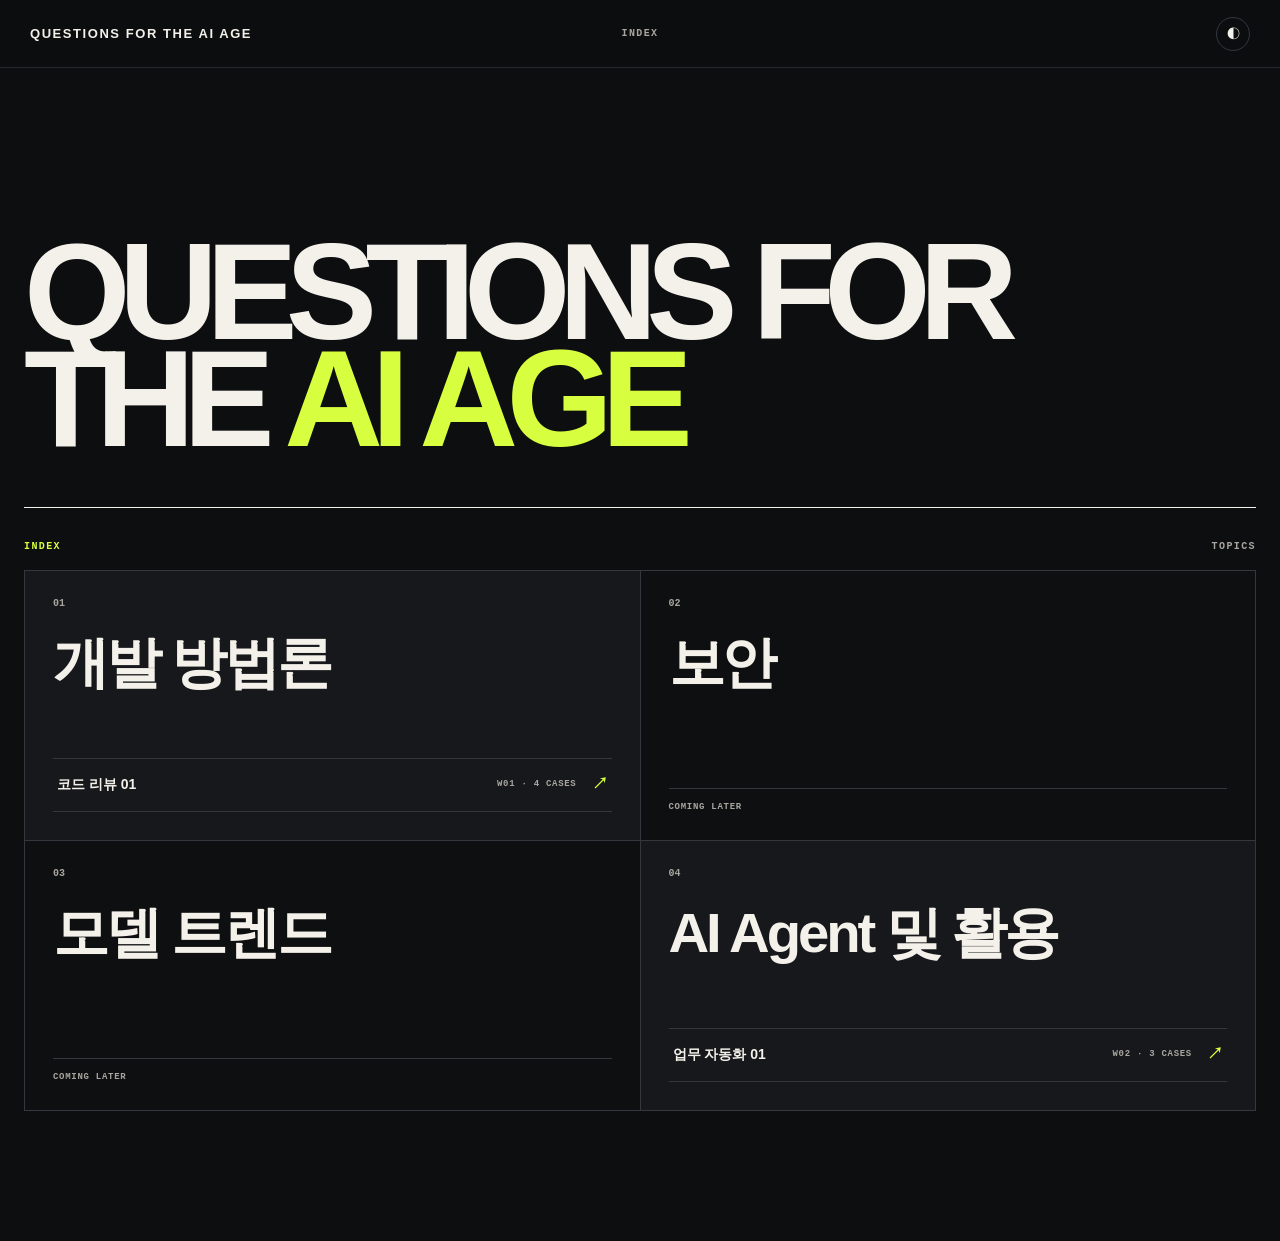
<file: docs/index.html>
<!doctype html>
<html lang="ko">
  <head>
    <meta charset="utf-8" />
    <meta name="viewport" content="width=device-width, initial-scale=1" />
    <meta name="color-scheme" content="dark light" />
    <meta name="description" content="Questions for the AI Age" />
    <title>Questions for the AI Age</title>
    <link rel="stylesheet" href="styles.css?v=6" />
  </head>
  <body class="archive-page">
    <header class="topbar archive-topbar">
      <a class="brand" href="./" aria-label="홈">QUESTIONS FOR THE AI AGE</a>
      <p class="topbar-note">INDEX</p>
      <button id="theme-toggle" class="icon-button" type="button" aria-label="색상 모드 전환">◐</button>
    </header>
    <main id="home-app"></main>
    <script src="data.js?v=11"></script>
    <script src="home.js?v=6"></script>
  </body>
</html>
</file>
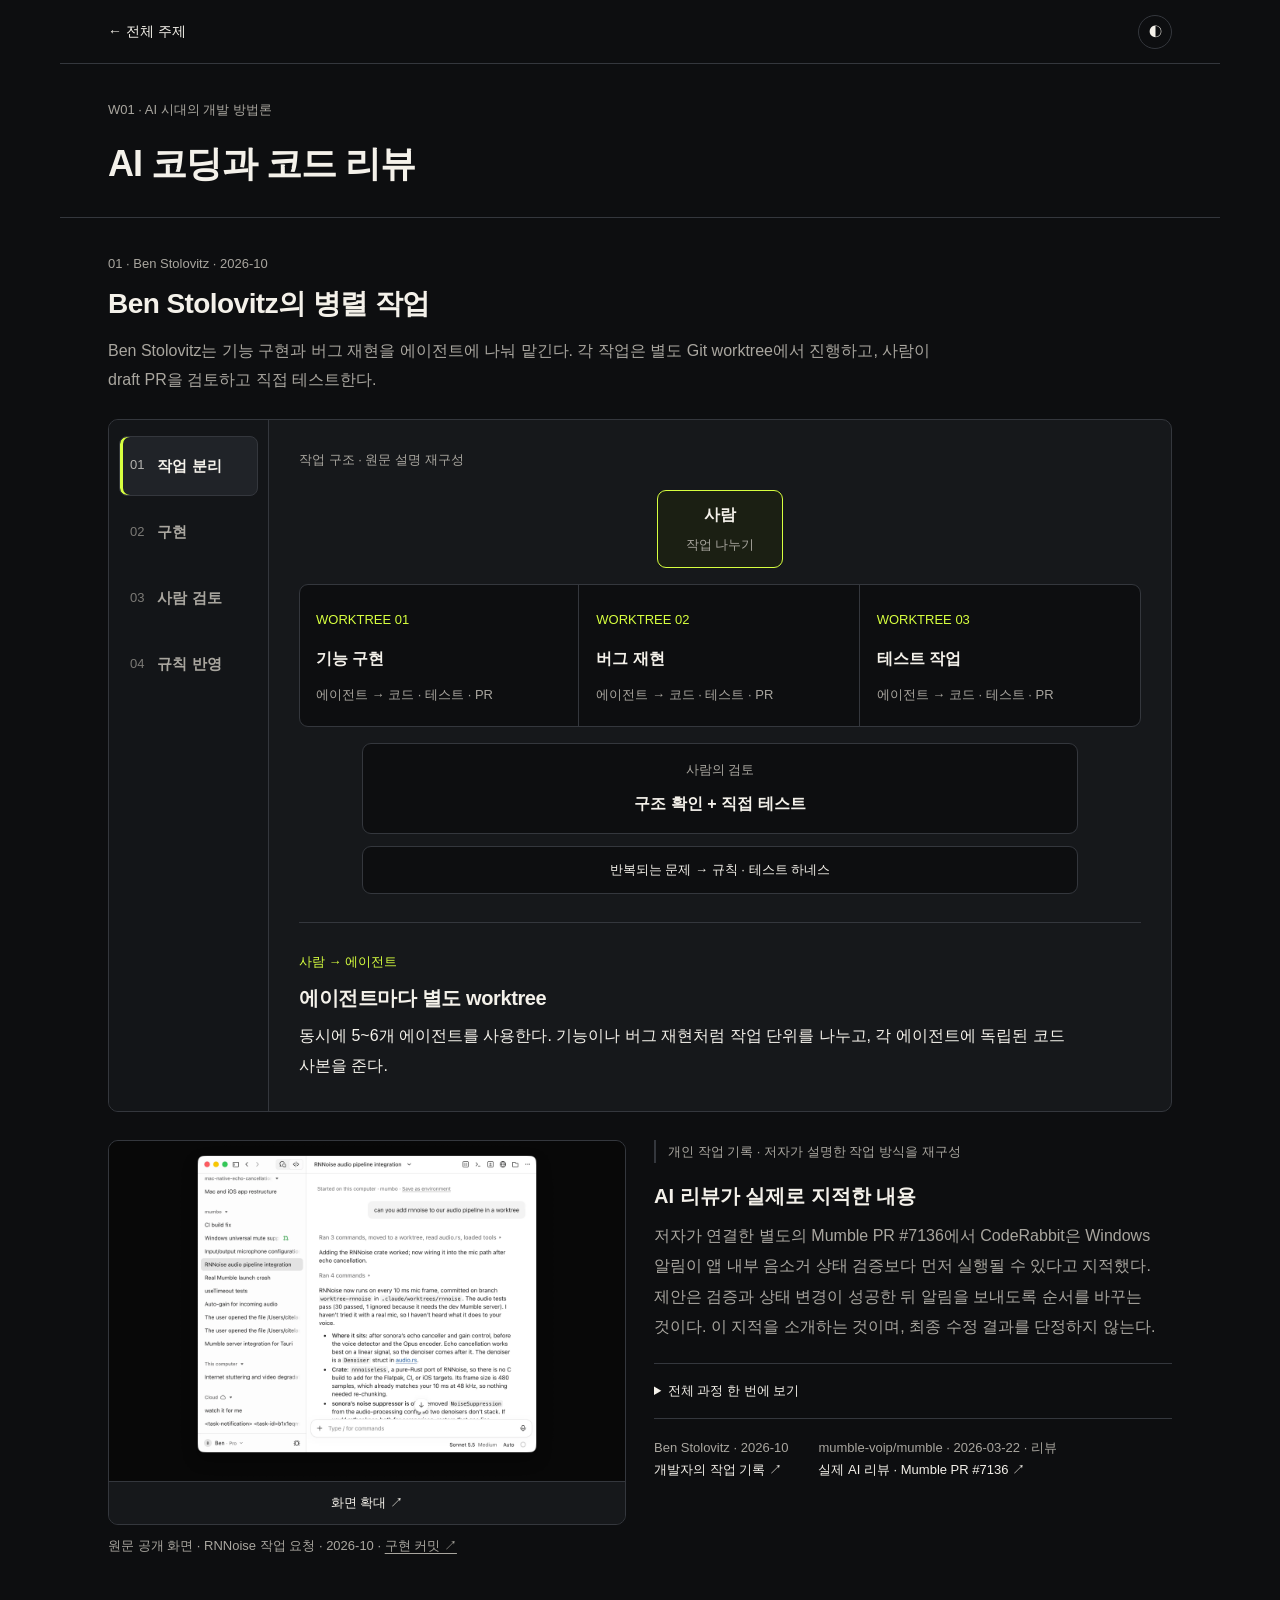
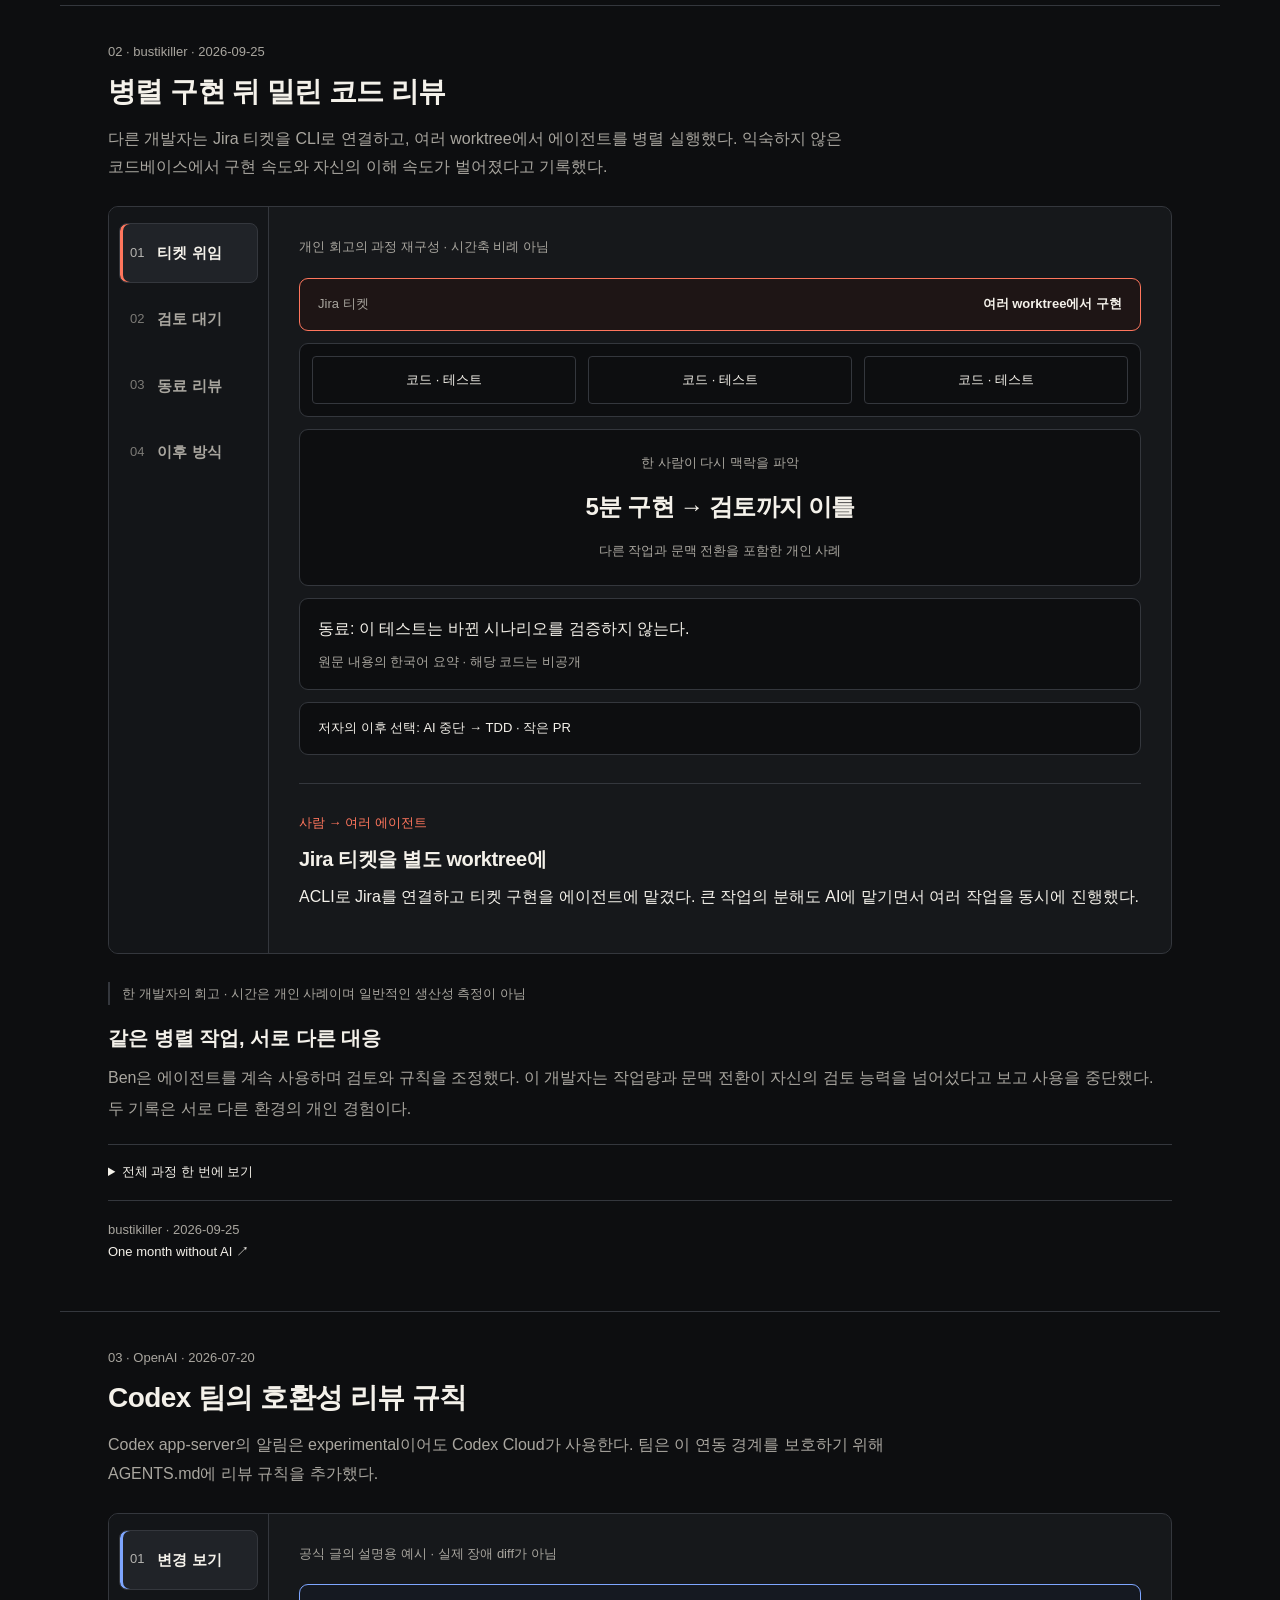
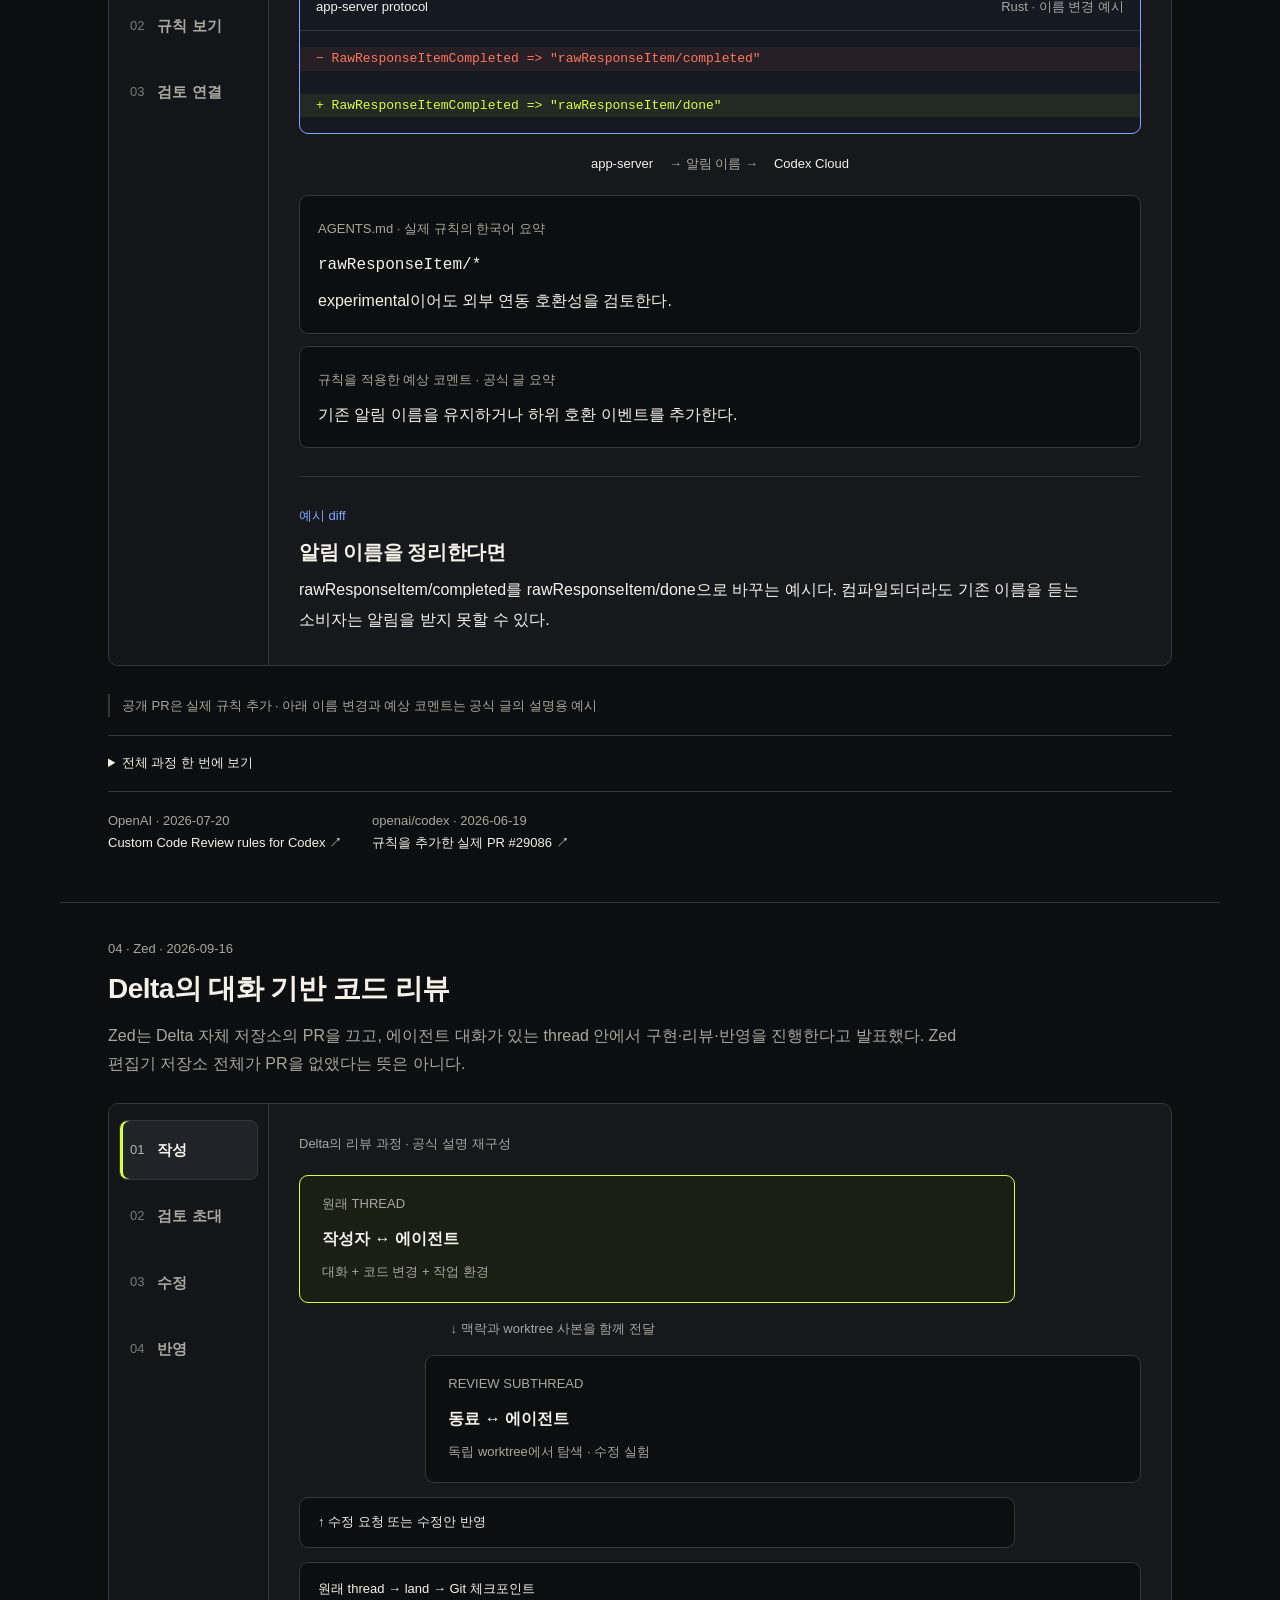
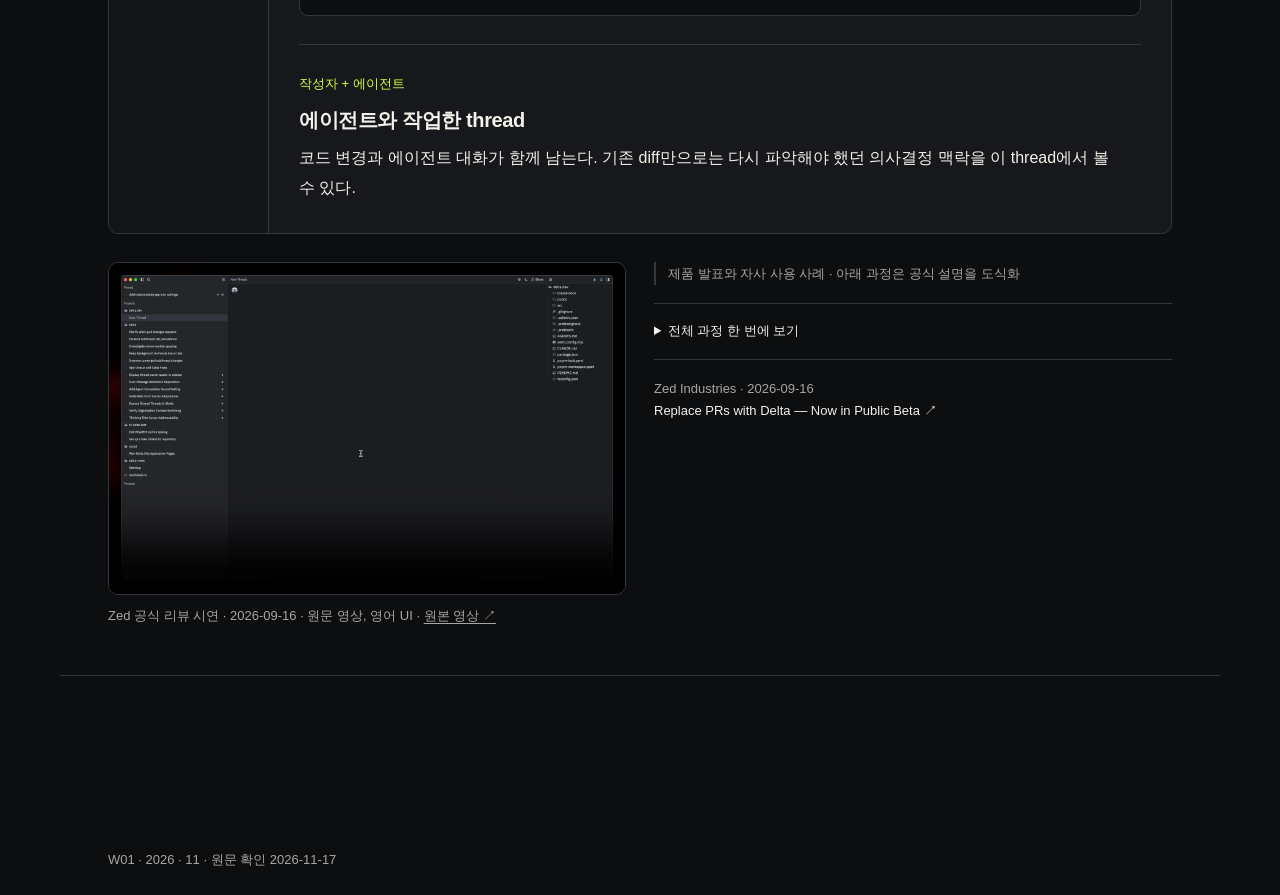
<file: docs/weeks/ai-code-review-01/index.html>
<!doctype html>
<html lang="ko">
  <head>
    <meta charset="utf-8" />
    <meta name="viewport" content="width=device-width, initial-scale=1" />
    <meta name="color-scheme" content="dark light" />
    <meta name="description" content="AI 코딩과 코드 리뷰 — 개발자와 팀의 실제 작업 과정" />
    <title>AI 코딩과 코드 리뷰 — Questions for the AI Age</title>
    <link rel="stylesheet" href="../../styles.css?v=11" />
    <link rel="stylesheet" href="../../workflows.css?v=11" />
  </head>
  <body data-week-id="ai-code-review-01">
    <header class="topbar">
      <a class="brand" href="../../">← 전체 주제</a>
      <div class="topbar-actions"><button id="theme-toggle" class="icon-button" type="button" aria-label="색상 모드 전환">◐</button></div>
    </header>
    <main id="app" tabindex="-1"></main>
    <noscript><p>이 회차의 단계별 화면은 JavaScript가 필요합니다. <a href="https://ben.stolovitz.com/posts/how-use-ai-oct-2026/">Ben의 작업 기록</a>, <a href="https://blog.bustikiller.com/2026/09/25/one-month-without-ai.html">검토가 밀린 경험</a>, <a href="https://developers.openai.com/blog/custom-code-review-rules-for-codex">Codex 리뷰 규칙</a>, <a href="https://zed.dev/blog/delta-public-beta">Delta 리뷰 과정</a>에서 원문을 볼 수 있습니다.</p></noscript>
    <footer>
      <p id="updated-at"></p>
    </footer>
    <script src="../../data.js?v=11"></script>
    <script src="../../workflows.js?v=11"></script>
    <script src="../../app.js?v=11"></script>
  </body>
</html>
</file>
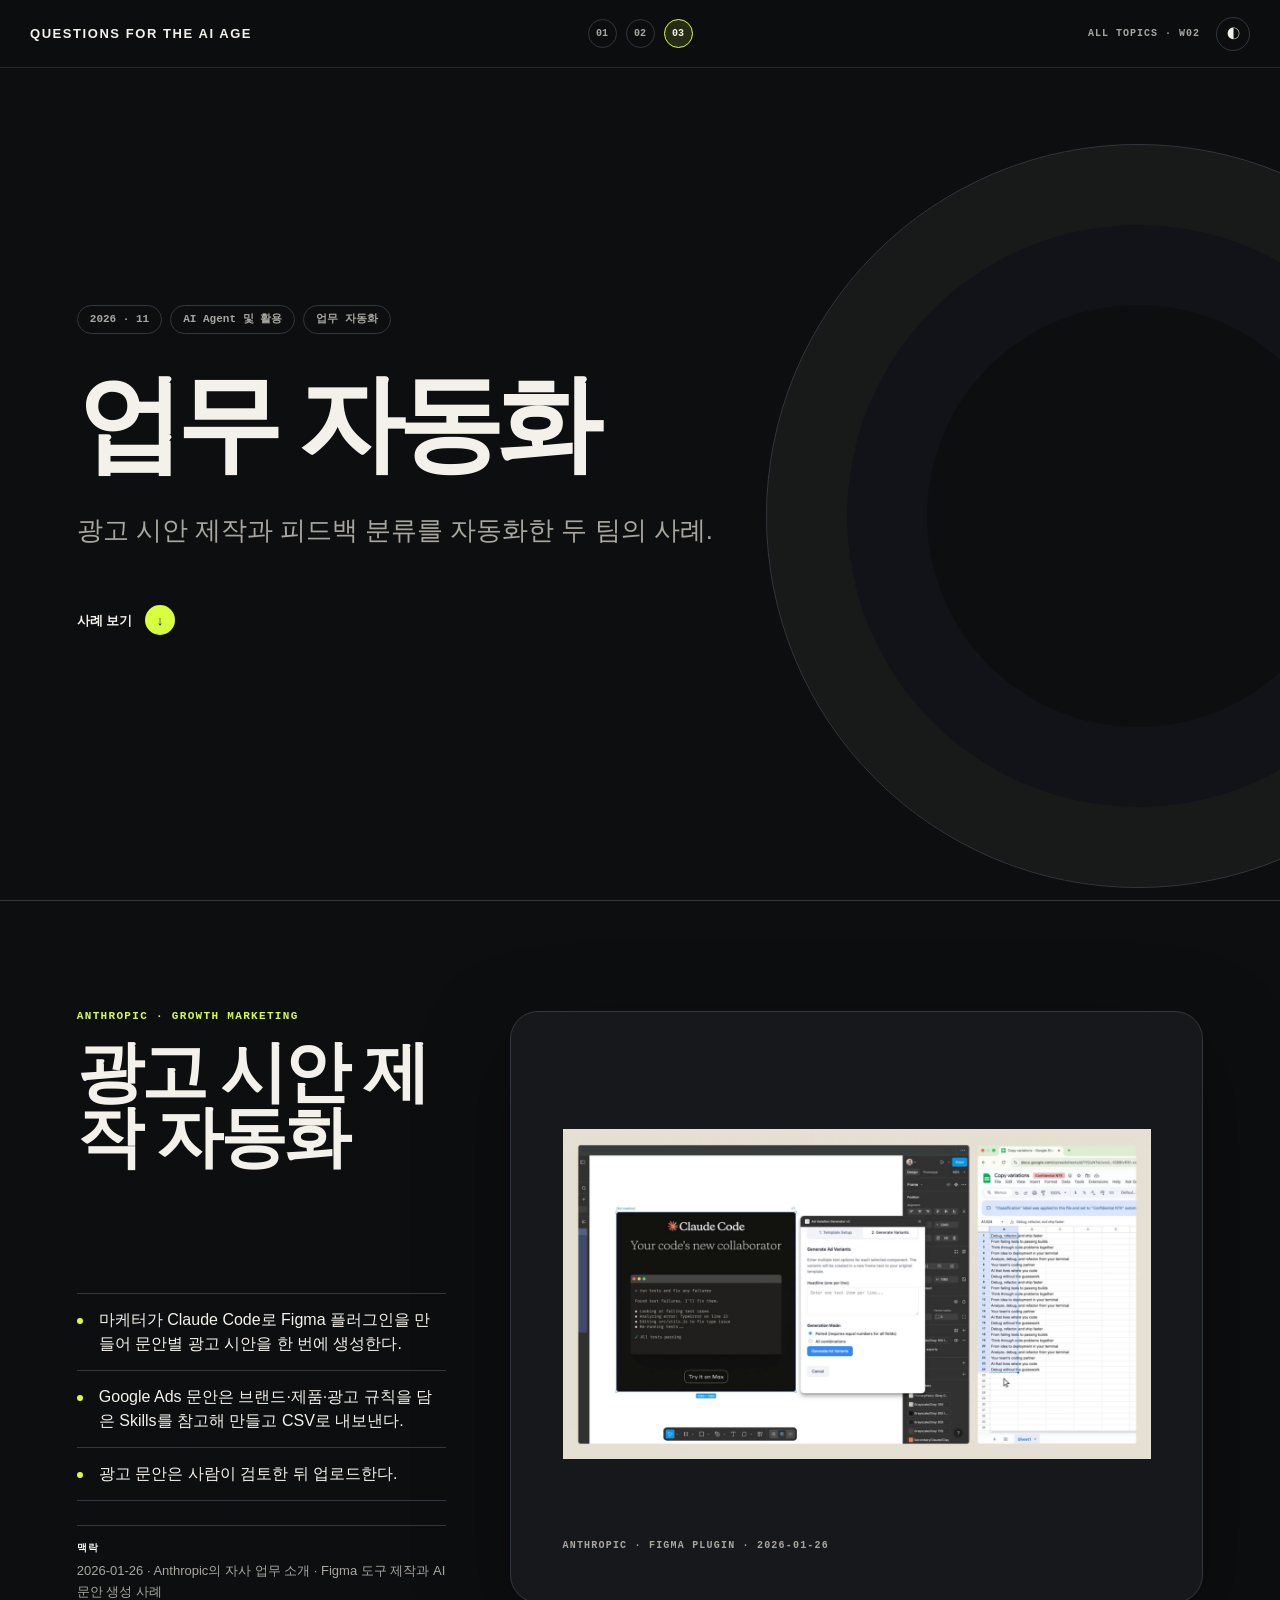
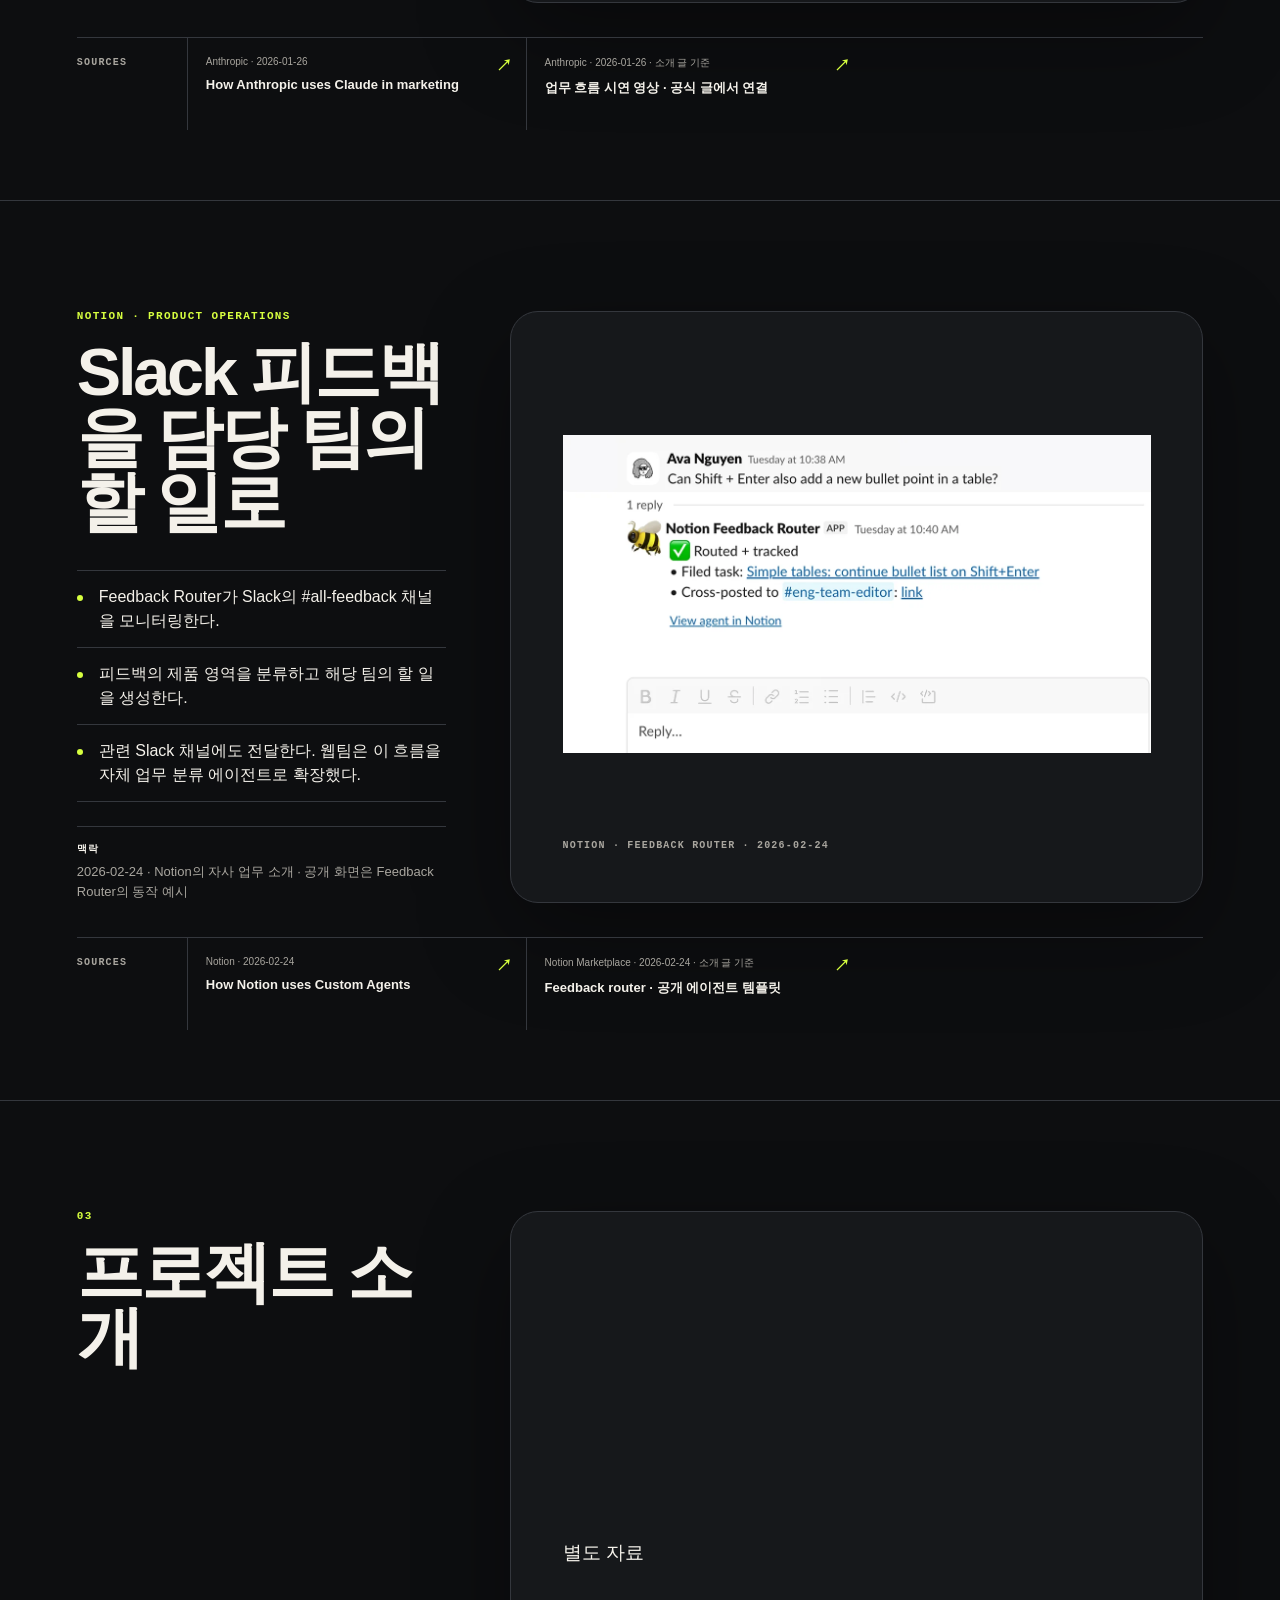
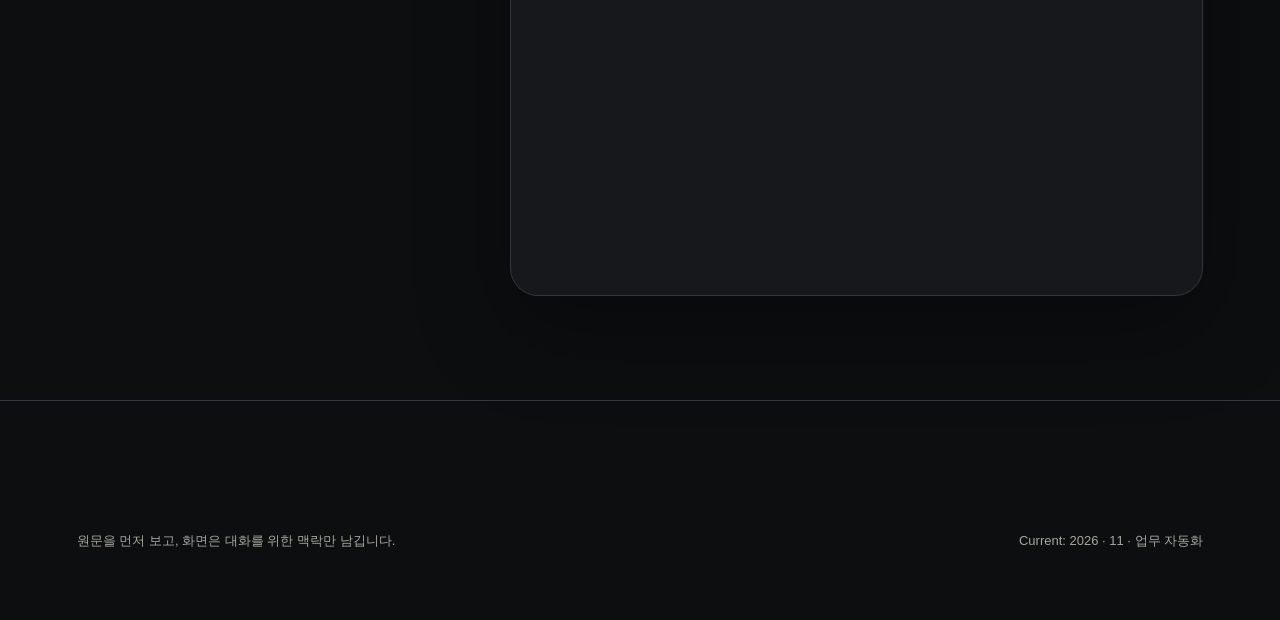
<file: docs/weeks/workflow-automation-01/index.html>
<!doctype html>
<html lang="ko">
  <head>
    <meta charset="utf-8" />
    <meta name="viewport" content="width=device-width, initial-scale=1" />
    <meta name="color-scheme" content="dark light" />
    <meta name="description" content="업무 자동화 — AI Agent 및 활용 Week 02" />
    <title>업무 자동화 — Questions for the AI Age</title>
    <link rel="stylesheet" href="../../styles.css?v=8" />
  </head>
  <body data-week-id="workflow-automation-01">
    <header class="topbar">
      <a class="brand" href="../../" aria-label="홈">QUESTIONS FOR THE AI AGE</a>
      <nav id="case-nav" aria-label="사례 바로가기"></nav>
      <div class="topbar-actions"><a class="back-link" href="../../">ALL TOPICS · W02</a><button id="theme-toggle" class="icon-button" type="button" aria-label="색상 모드 전환">◐</button></div>
    </header>
    <main id="app" tabindex="-1"></main>
    <footer>
      <p>원문을 먼저 보고, 화면은 대화를 위한 맥락만 남깁니다.</p>
      <p id="updated-at"></p>
    </footer>
    <script src="../../data.js?v=11"></script>
    <script src="../../app.js?v=10"></script>
  </body>
</html>
</file>
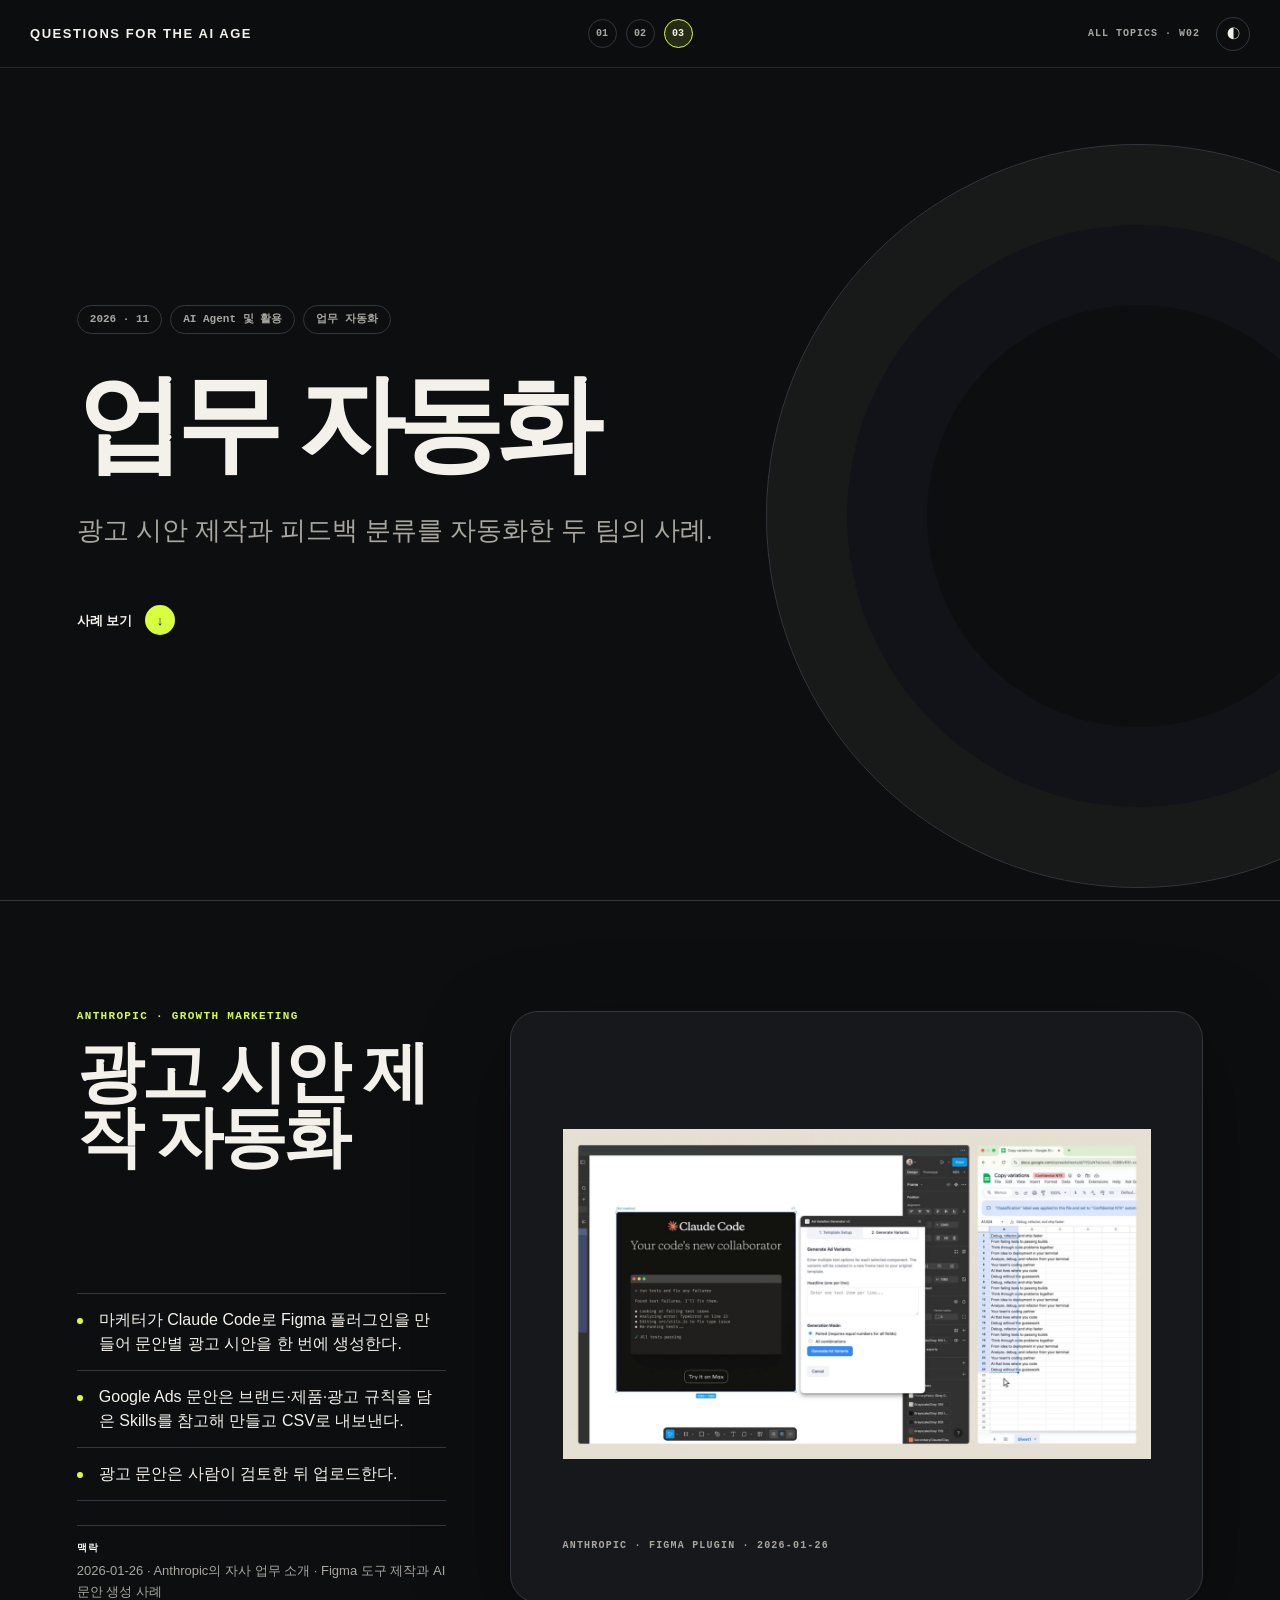
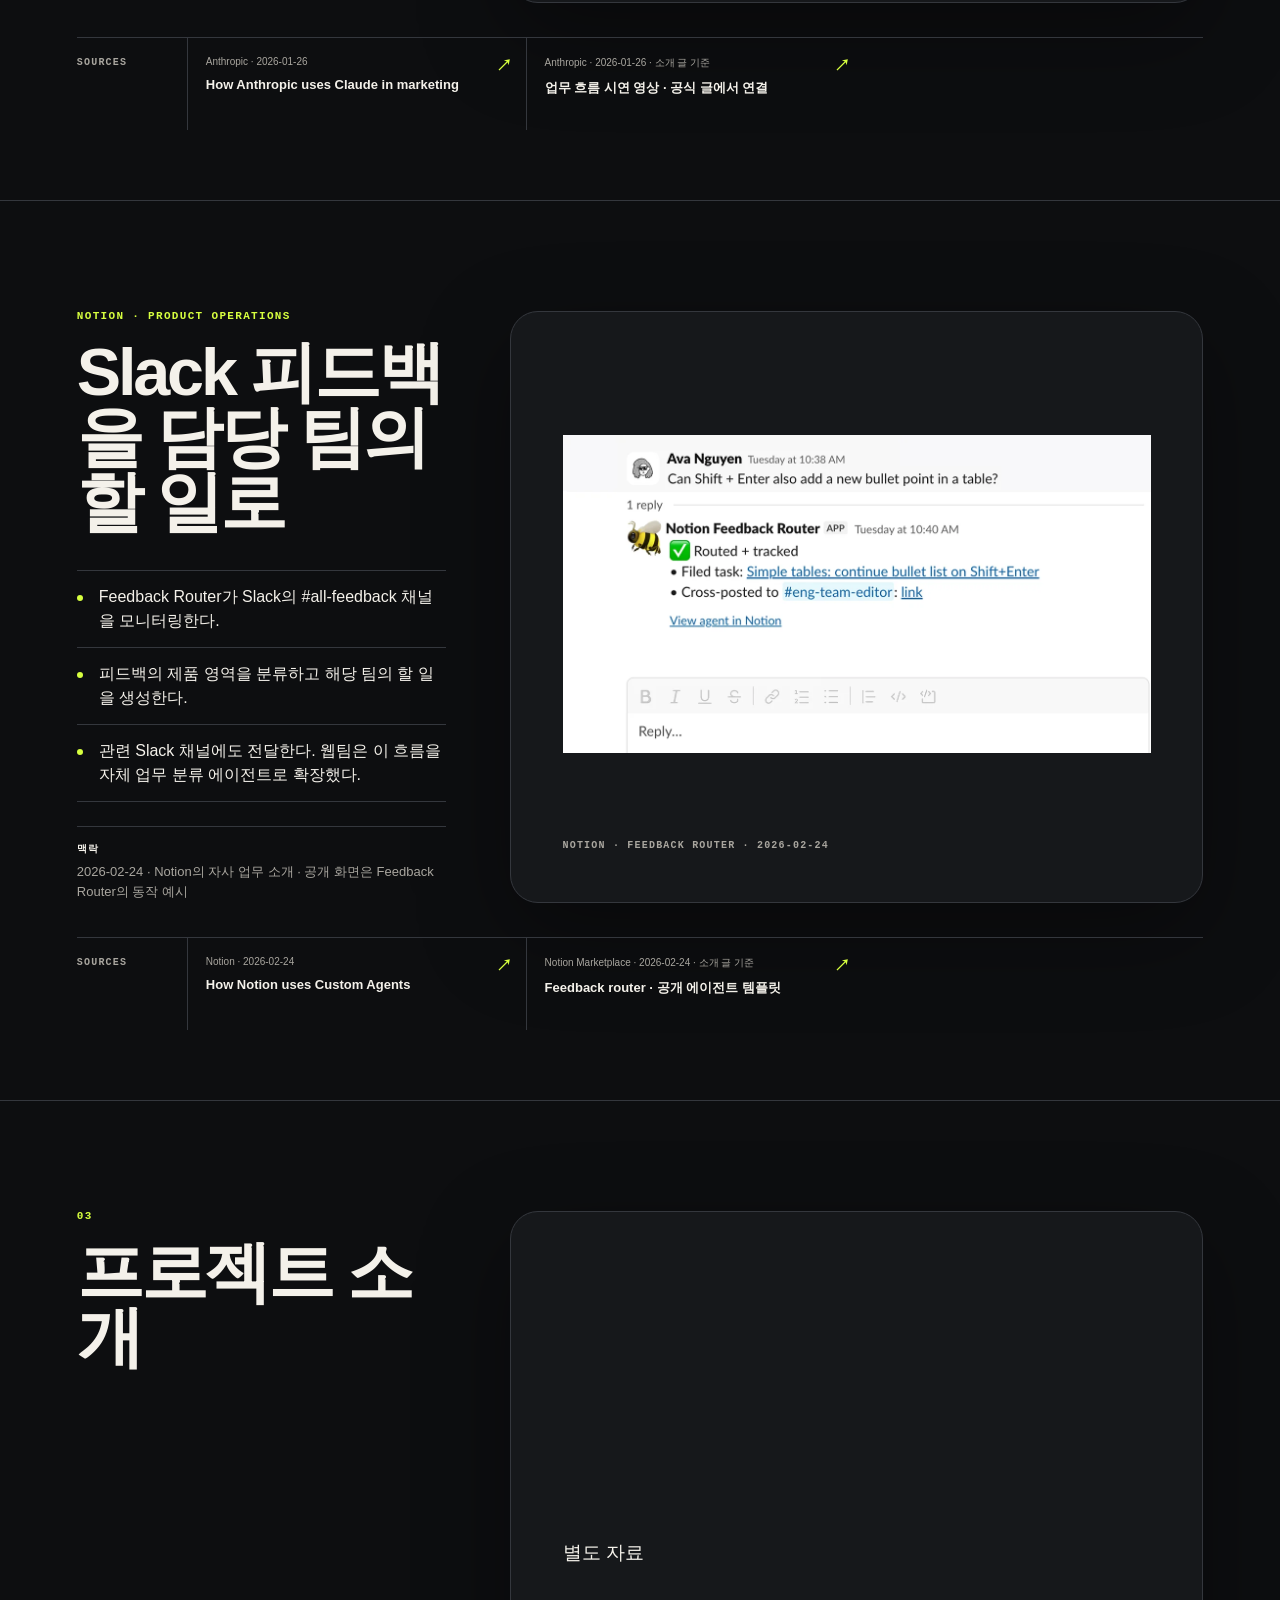
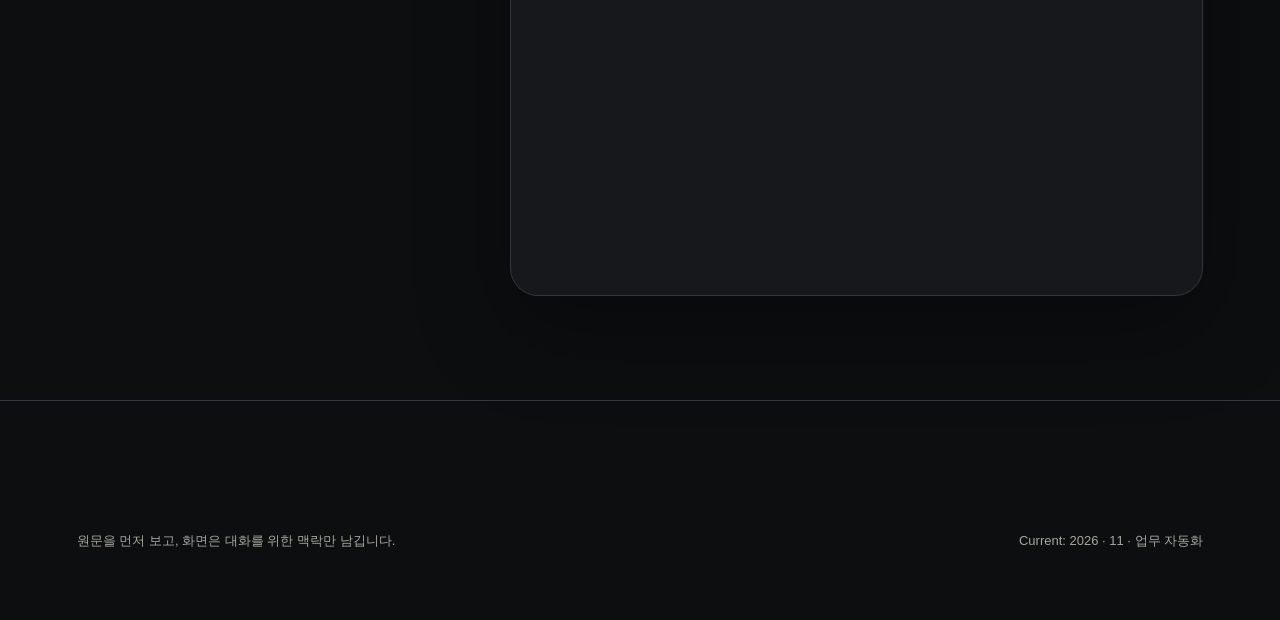
<file: docs/topics/agent-adoption/workflow-automation/index.html>
<!doctype html>
<html lang="ko">
  <head>
    <meta charset="utf-8" />
    <meta name="viewport" content="width=device-width, initial-scale=1" />
    <meta name="robots" content="noindex" />
    <meta http-equiv="refresh" content="0; url=../../../weeks/workflow-automation-01/" />
    <link rel="canonical" href="https://junehyung-kim.github.io/weekly_ai_trend/weeks/workflow-automation-01/" />
    <title>업무 자동화 01로 이동 — Weekly AI</title>
  </head>
  <body>
    <p><a href="../../../weeks/workflow-automation-01/">업무 자동화 01 열기</a></p>
    <script>window.location.replace("../../../weeks/workflow-automation-01/");</script>
  </body>
</html>
</file>
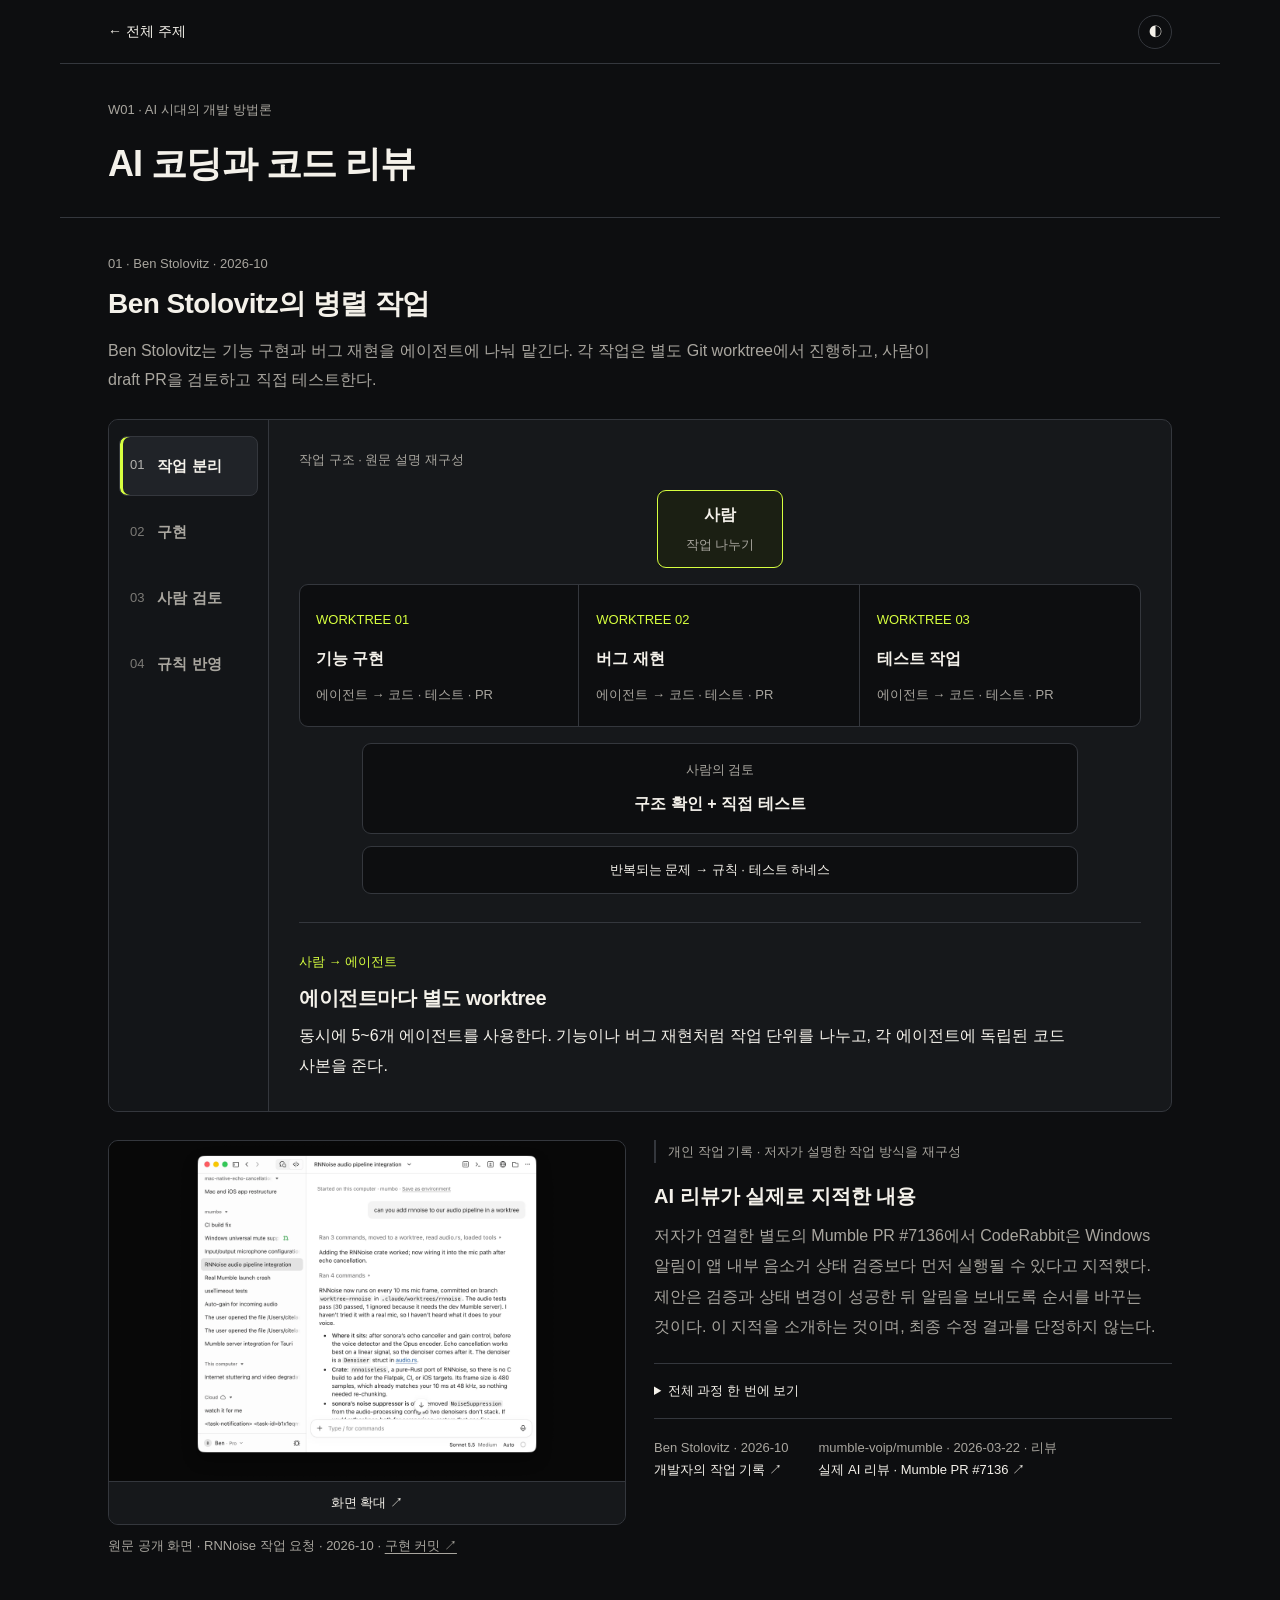
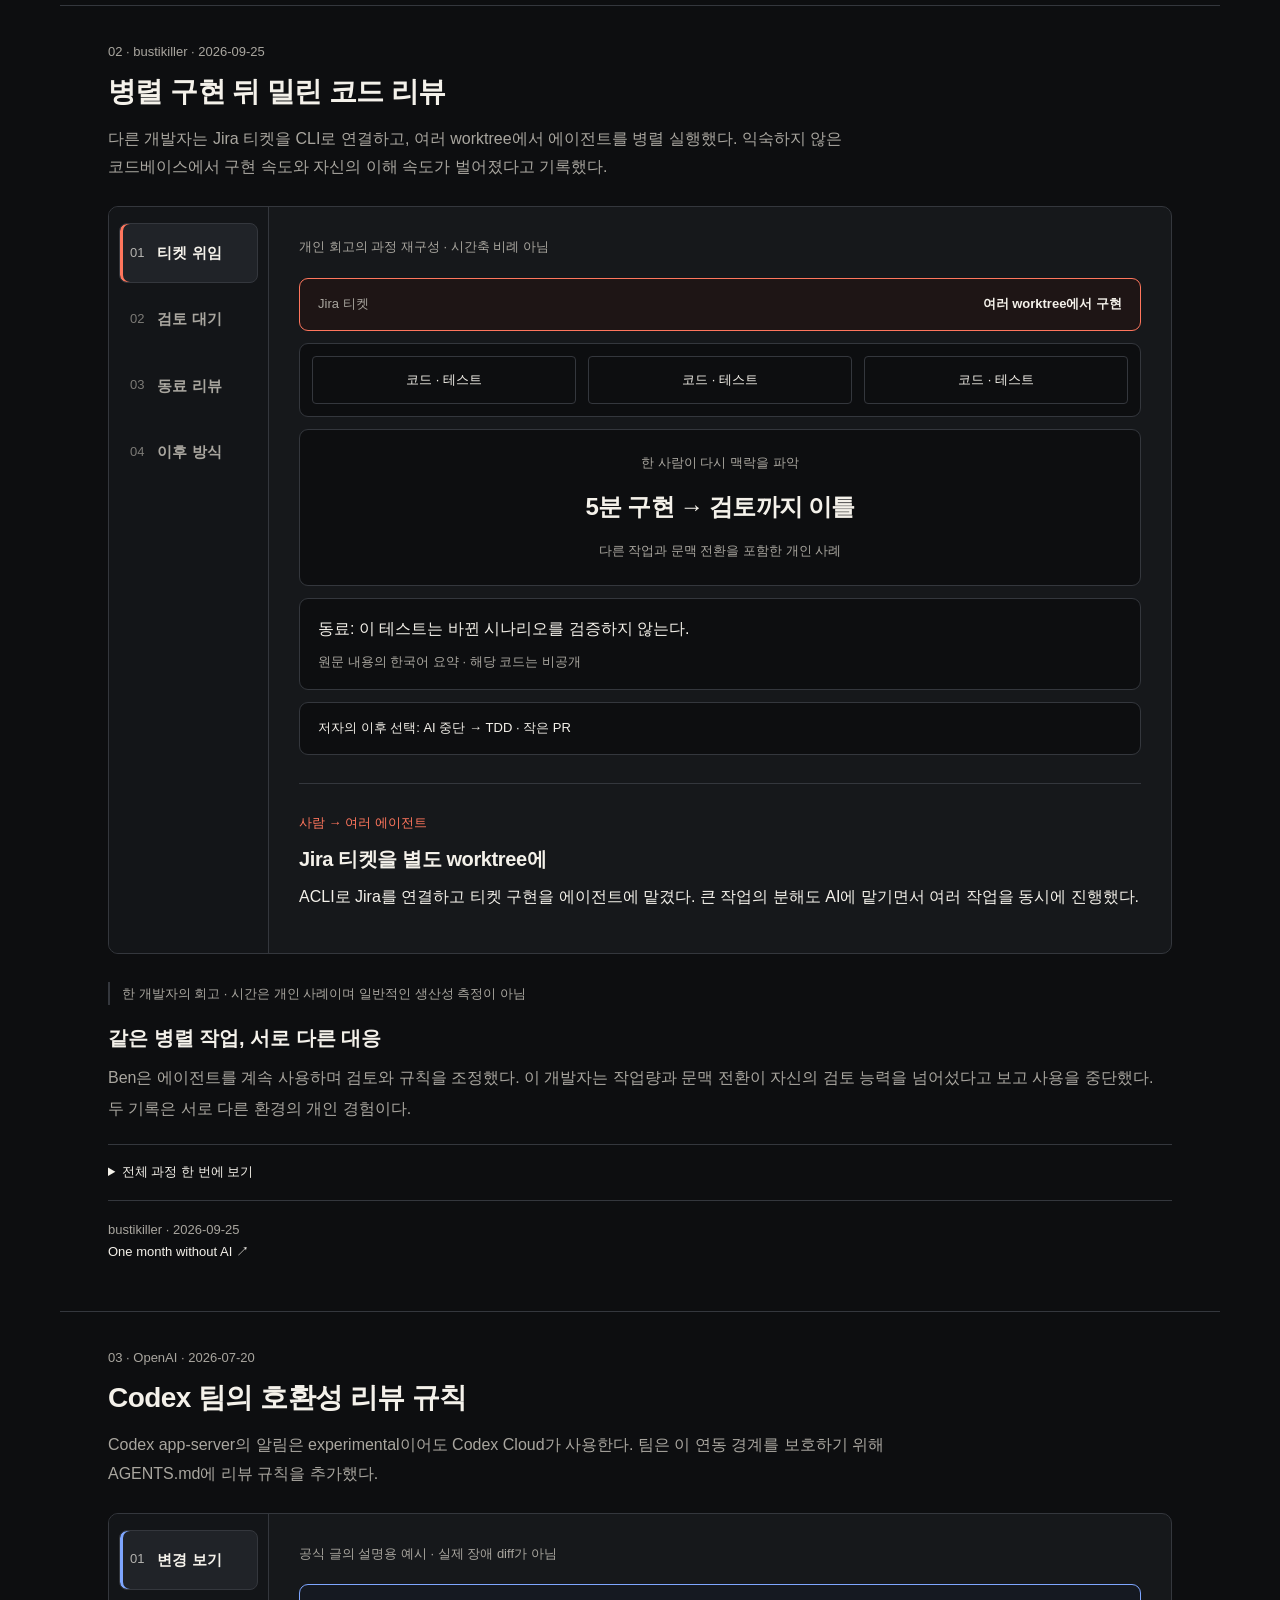
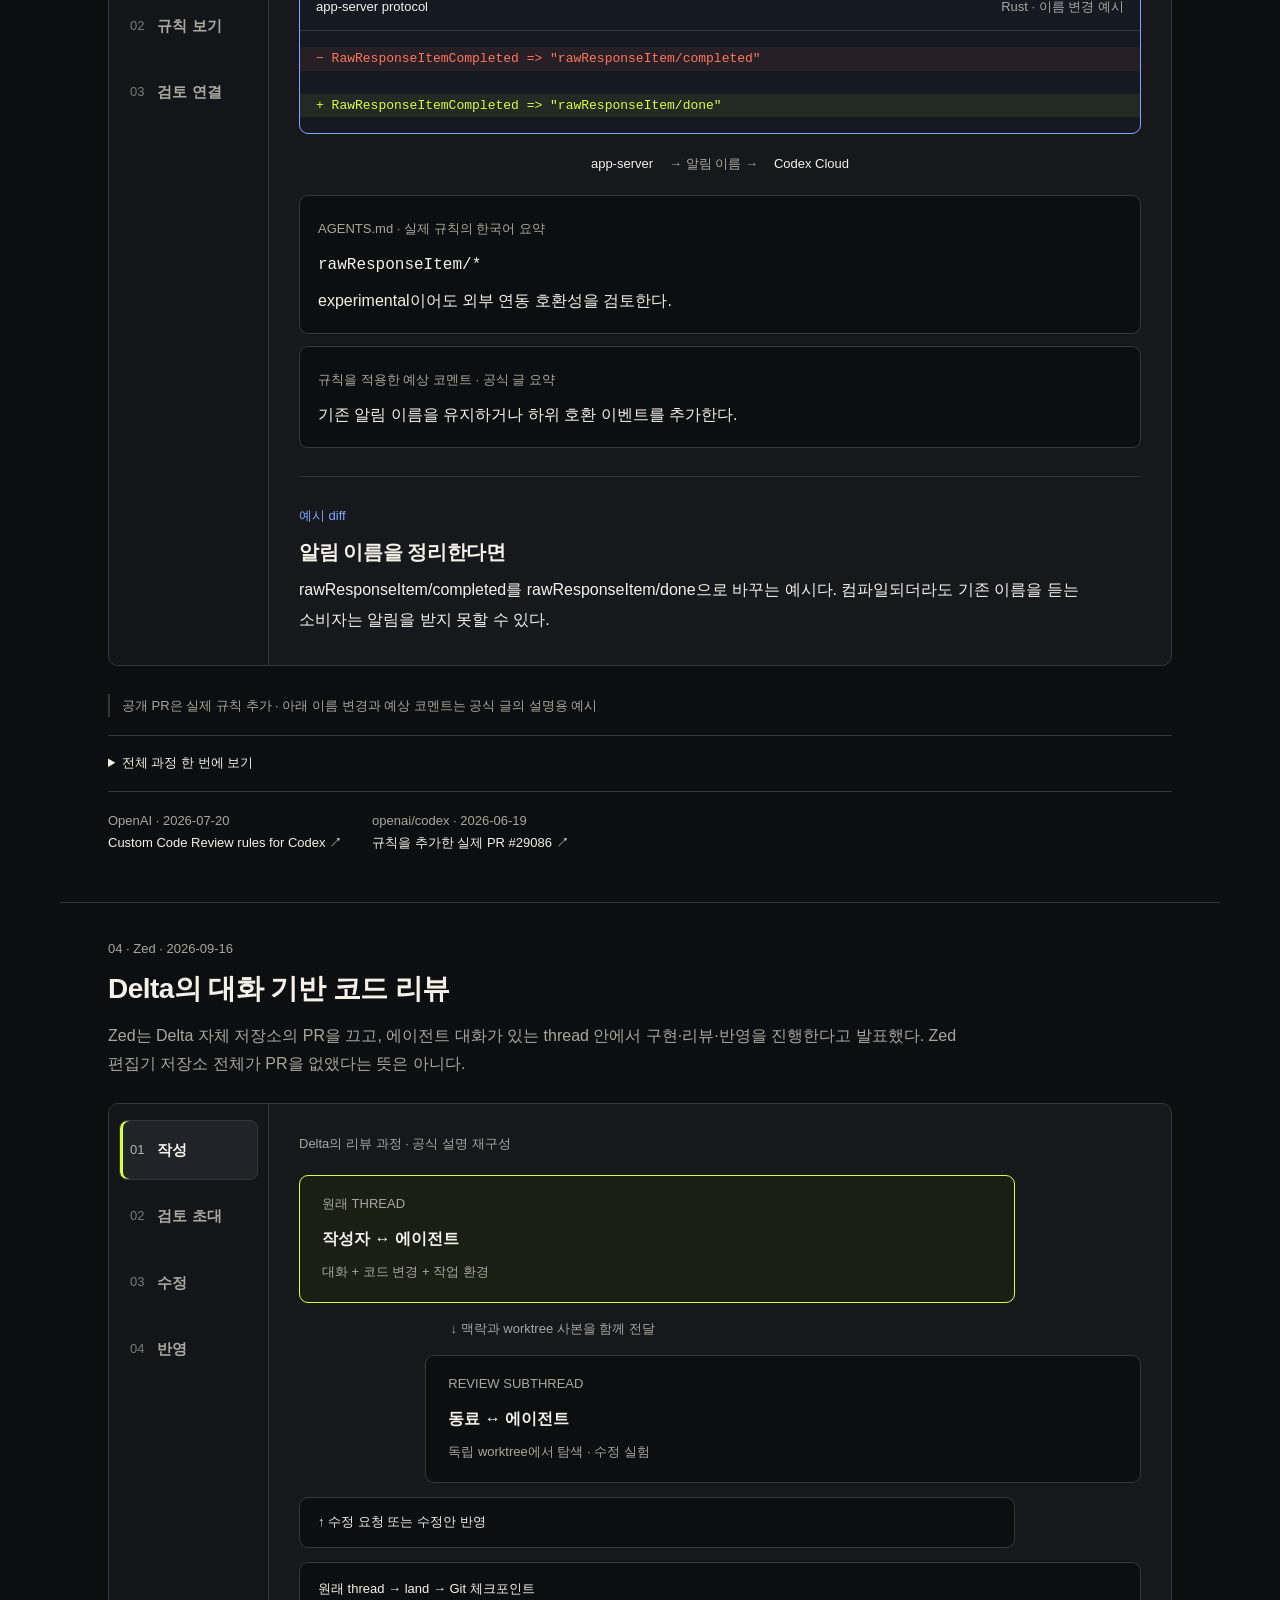
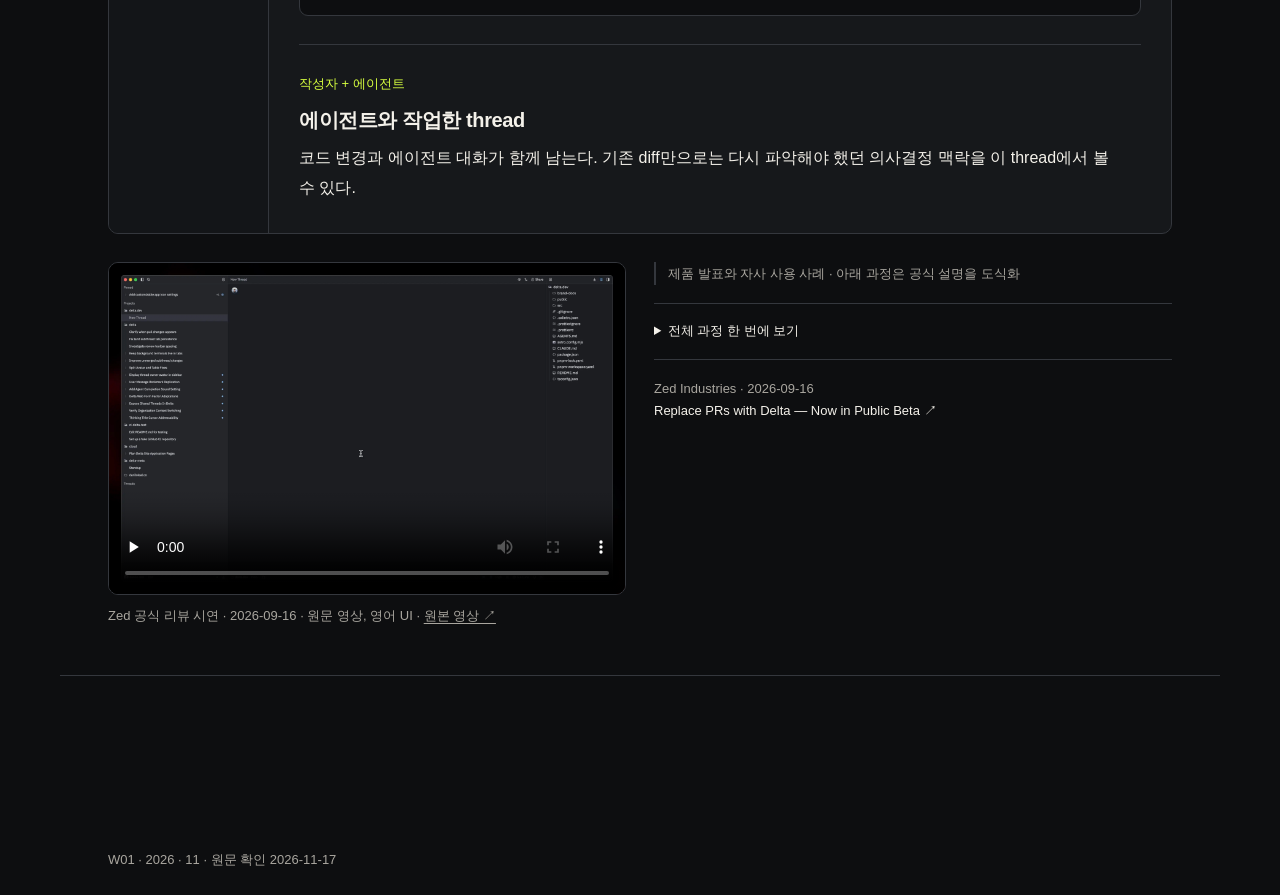
<file: docs/topics/ai-development-methodology/code-review/index.html>
<!doctype html>
<html lang="ko">
  <head>
    <meta charset="utf-8" />
    <meta name="viewport" content="width=device-width, initial-scale=1" />
    <meta name="robots" content="noindex" />
    <meta http-equiv="refresh" content="0; url=../../../weeks/ai-code-review-01/" />
    <link rel="canonical" href="https://junehyung-kim.github.io/weekly_ai_trend/weeks/ai-code-review-01/" />
    <title>코드 리뷰 01로 이동 — Weekly AI</title>
  </head>
  <body>
    <p><a href="../../../weeks/ai-code-review-01/">코드 리뷰 01 열기</a></p>
    <script>window.location.replace("../../../weeks/ai-code-review-01/");</script>
  </body>
</html>
</file>
<file: docs/styles.css>
:root {
  --bg: #0d0e10;
  --surface: #16181b;
  --surface-2: #202328;
  --text: #f4f1ea;
  --muted: #a9a69f;
  --line: #34373d;
  --lime: #d7ff3f;
  --blue: #7ea6ff;
  --red: #ff765d;
  --shadow: 0 30px 90px rgba(0, 0, 0, 0.35);
  font-family: Inter, ui-sans-serif, -apple-system, BlinkMacSystemFont, "Segoe UI", sans-serif;
  color: var(--text);
  background: var(--bg);
  scroll-behavior: smooth;
}

:root[data-theme="light"] {
  --bg: #f2efe7;
  --surface: #fffdf7;
  --surface-2: #e7e2d8;
  --text: #141518;
  --muted: #67665f;
  --line: #cbc7bd;
  --lime: #9bc400;
  --blue: #315fd0;
  --red: #d6452c;
  --shadow: 0 30px 90px rgba(28, 24, 16, 0.13);
}

* { box-sizing: border-box; }
html { scroll-snap-type: y proximity; }
body { margin: 0; background: var(--bg); color: var(--text); }
a { color: inherit; }

.topbar {
  position: fixed;
  z-index: 20;
  top: 0;
  left: 0;
  width: 100%;
  height: 68px;
  padding: 0 30px;
  display: grid;
  grid-template-columns: 1fr auto 1fr;
  align-items: center;
  background: color-mix(in srgb, var(--bg) 82%, transparent);
  backdrop-filter: blur(18px);
  border-bottom: 1px solid color-mix(in srgb, var(--line) 65%, transparent);
}

.brand { font-size: 13px; font-weight: 800; letter-spacing: .12em; text-decoration: none; }
.brand span { color: var(--lime); }
#case-nav { display: flex; gap: 9px; }
#case-nav a {
  width: 29px;
  height: 29px;
  border: 1px solid var(--line);
  border-radius: 50%;
  display: grid;
  place-items: center;
  font: 700 10px/1 ui-monospace, SFMono-Regular, Menlo, monospace;
  color: var(--muted);
  text-decoration: none;
  transition: .2s ease;
}
#case-nav a:hover, #case-nav a.active { border-color: var(--lime); color: var(--text); background: color-mix(in srgb, var(--lime) 13%, transparent); }
.icon-button { justify-self: end; width: 34px; height: 34px; border: 1px solid var(--line); border-radius: 50%; color: var(--text); background: transparent; cursor: pointer; }
.topbar-actions { justify-self: end; display: flex; align-items: center; gap: 16px; }
.back-link { color: var(--muted); font: 700 10px/1 ui-monospace, SFMono-Regular, Menlo, monospace; letter-spacing: .1em; text-decoration: none; }
.back-link:hover { color: var(--text); }

.section-shell {
  min-height: 100svh;
  padding: 110px clamp(24px, 6vw, 96px) 70px;
  max-width: 1600px;
  margin: 0 auto;
  scroll-snap-align: start;
}

.hero { display: flex; flex-direction: column; justify-content: center; position: relative; overflow: hidden; }
.hero::after {
  content: "";
  position: absolute;
  width: min(58vw, 760px);
  aspect-ratio: 1;
  right: -18vw;
  top: 16vh;
  border: 1px solid var(--line);
  border-radius: 50%;
  box-shadow: inset 0 0 0 80px color-mix(in srgb, var(--lime) 3%, transparent), inset 0 0 0 160px color-mix(in srgb, var(--blue) 3%, transparent);
  pointer-events: none;
}
.hero-meta { display: flex; flex-wrap: wrap; gap: 8px; margin-bottom: 42px; }
.hero-meta span { padding: 8px 12px; border: 1px solid var(--line); border-radius: 999px; font: 700 11px/1 ui-monospace, SFMono-Regular, Menlo, monospace; color: var(--muted); }
.hero h1 { max-width: 1050px; margin: 0; font-size: clamp(52px, 8.3vw, 128px); line-height: .9; letter-spacing: -.065em; position: relative; z-index: 1; }
.hero p { max-width: 720px; margin: 40px 0 0; font-size: clamp(18px, 2vw, 26px); line-height: 1.55; color: var(--muted); position: relative; z-index: 1; }
.scroll-cue { margin-top: 54px; width: fit-content; text-decoration: none; font-size: 13px; font-weight: 700; }
.scroll-cue span { display: inline-grid; place-items: center; margin-left: 9px; width: 30px; height: 30px; border-radius: 50%; background: var(--lime); color: #10120b; }

.case { display: grid; grid-template-columns: minmax(260px, .72fr) minmax(460px, 1.35fr); grid-template-rows: auto 1fr auto; gap: 34px clamp(30px, 5vw, 80px); align-content: center; border-top: 1px solid var(--line); }
.eyebrow { margin: 0 0 18px; color: var(--lime); font: 800 11px/1 ui-monospace, SFMono-Regular, Menlo, monospace; letter-spacing: .12em; }
.case h2 { margin: 0; font-size: clamp(36px, 5.2vw, 78px); line-height: .98; letter-spacing: -.048em; }
.visual-panel { grid-column: 2; grid-row: 1 / span 2; min-height: 500px; padding: clamp(28px, 4vw, 64px); border: 1px solid var(--line); border-radius: 28px; background: var(--surface); box-shadow: var(--shadow); display: grid; align-items: center; overflow: hidden; }
.case-copy { align-self: end; }
.summary { margin: 0; font-size: clamp(17px, 1.45vw, 22px); line-height: 1.65; }
.fact-list { margin: 0; padding: 0; list-style: none; border-top: 1px solid var(--line); }
.fact-list li { padding: 14px 0 14px 22px; border-bottom: 1px solid var(--line); font-size: clamp(15px, 1.25vw, 19px); line-height: 1.5; position: relative; }
.fact-list li::before { content: ""; position: absolute; left: 0; top: 24px; width: 6px; height: 6px; border-radius: 50%; background: var(--lime); }
.caveat { margin: 24px 0 0; padding-top: 18px; border-top: 1px solid var(--line); color: var(--muted); font-size: 13px; line-height: 1.6; }
.caveat span { display: block; margin-bottom: 7px; color: var(--text); font: 800 10px/1 ui-monospace, SFMono-Regular, Menlo, monospace; letter-spacing: .12em; }

.sources { grid-column: 1 / -1; display: grid; grid-template-columns: 110px repeat(3, 1fr); border-top: 1px solid var(--line); }
.source-label { padding: 20px 12px 0 0; font: 800 10px/1 ui-monospace, SFMono-Regular, Menlo, monospace; letter-spacing: .12em; color: var(--muted); }
.sources a { position: relative; min-height: 92px; padding: 18px 38px 18px 18px; border-left: 1px solid var(--line); text-decoration: none; transition: background .2s ease; }
.sources a:hover { background: var(--surface); }
.sources a span { display: block; margin-bottom: 8px; font-size: 10px; color: var(--muted); }
.sources a strong { font-size: 13px; line-height: 1.35; }
.sources a b { position: absolute; top: 18px; right: 14px; color: var(--lime); }

.source-image { width: 100%; height: 100%; margin: 0; display: flex; flex-direction: column; }
.source-image img { width: 100%; flex: 1; min-height: 0; object-fit: cover; object-position: center; border-radius: 18px; }
.source-image figcaption { padding-top: 16px; color: var(--muted); font: 700 10px/1 ui-monospace, SFMono-Regular, Menlo, monospace; letter-spacing: .12em; }
body[data-week-id="workflow-automation-01"] .source-image img { object-fit: contain; }

.policy-split, .review-roles { display: grid; grid-template-columns: 1fr 1fr; min-height: 390px; border: 1px solid var(--line); border-radius: 22px; overflow: hidden; }
.policy-side, .review-role { padding: clamp(24px, 3vw, 46px); display: flex; flex-direction: column; justify-content: center; }
.policy-side + .policy-side, .review-role + .review-role { border-left: 1px solid var(--line); }
.policy-side > span, .review-role > span { color: var(--muted); font: 800 10px/1 ui-monospace, SFMono-Regular, Menlo, monospace; letter-spacing: .13em; }
.policy-side > strong { margin: 34px 0 8px; font-size: clamp(58px, 7vw, 112px); line-height: .78; letter-spacing: -.08em; }
.policy-side.open > strong { color: var(--blue); }
.policy-side.strict > strong { color: var(--lime); font-size: clamp(40px, 5vw, 76px); }
.policy-side > small, .review-role > small { color: var(--muted); font: 700 11px/1.3 ui-monospace, SFMono-Regular, Menlo, monospace; }
.policy-side ul { margin: 46px 0 0; padding: 0; list-style: none; border-top: 1px solid var(--line); }
.policy-side li { padding: 12px 0; border-bottom: 1px solid var(--line); color: var(--muted); font-size: 12px; }

.review-role > strong { margin: 30px 0 10px; font-size: clamp(58px, 7vw, 106px); line-height: .8; letter-spacing: -.08em; }
.review-role.agent > strong { color: var(--blue); }
.review-role.human > strong { color: var(--lime); }
.review-role > div { margin-top: 48px; display: flex; flex-wrap: wrap; gap: 8px; }
.review-role b { padding: 9px 11px; border: 1px solid var(--line); border-radius: 999px; font: 800 10px/1 ui-monospace, SFMono-Regular, Menlo, monospace; }

.rewrite-visual { display: grid; grid-template-columns: minmax(0, 1.25fr) auto minmax(0, 1fr); align-items: center; gap: clamp(18px, 3vw, 40px); }
.rewrite-visual > div { min-height: 330px; padding: clamp(24px, 3vw, 44px); border: 1px solid var(--line); border-radius: 22px; display: flex; flex-direction: column; justify-content: center; }
.rewrite-visual span { color: var(--muted); font: 800 10px/1 ui-monospace, SFMono-Regular, Menlo, monospace; letter-spacing: .13em; }
.rewrite-visual strong { margin: 30px 0 10px; font-size: clamp(50px, 6.5vw, 100px); line-height: .8; letter-spacing: -.08em; }
.rewrite-before strong { color: var(--red); }
.rewrite-after { background: color-mix(in srgb, var(--lime) 8%, var(--surface)); border-color: color-mix(in srgb, var(--lime) 55%, var(--line)) !important; }
.rewrite-after strong { color: var(--lime); font-size: clamp(30px, 3vw, 48px); line-height: .9; overflow-wrap: anywhere; }
.rewrite-visual small { color: var(--muted); font: 700 11px/1 ui-monospace, SFMono-Regular, Menlo, monospace; }
.rewrite-visual > i { color: var(--muted); font-style: normal; font-size: 28px; }

.growth-chart { display: grid; grid-template-columns: auto minmax(140px, 1fr) auto; align-items: end; gap: 22px; position: relative; }
.growth-number { display: flex; flex-direction: column; }
.growth-number span { margin-bottom: 9px; color: var(--muted); font: 800 11px/1 ui-monospace, SFMono-Regular, Menlo, monospace; letter-spacing: .14em; }
.growth-number strong { font-size: clamp(38px, 5.5vw, 86px); line-height: .9; letter-spacing: -.06em; }
.growth-number.end strong { color: var(--lime); }
.growth-track { height: 14px; margin-bottom: 8px; border-radius: 999px; background: var(--surface-2); position: relative; overflow: visible; }
.growth-track i { display: block; height: 100%; width: 100%; border-radius: inherit; background: linear-gradient(90deg, var(--blue), var(--lime)); transform-origin: left; animation: grow 1.2s ease both; }
.growth-track b { position: absolute; left: 50%; bottom: 24px; transform: translateX(-50%); font: 800 13px/1 ui-monospace, SFMono-Regular, Menlo, monospace; }
.growth-chart > small { position: absolute; right: 0; bottom: -38px; color: var(--muted); font: 11px/1 ui-monospace, SFMono-Regular, Menlo, monospace; }
@keyframes grow { from { transform: scaleX(.08); } to { transform: scaleX(1); } }

.split-chart { display: grid; grid-template-columns: 1fr 1fr; min-height: 340px; border: 1px solid var(--line); border-radius: 22px; overflow: hidden; position: relative; }
.split-item { display: flex; flex-direction: column; justify-content: center; align-items: center; padding: 30px; }
.split-item + .split-item { border-left: 1px solid var(--line); }
.split-item span { font-size: 13px; font-weight: 700; color: var(--muted); }
.split-item strong { margin: 20px 0 14px; font-size: clamp(72px, 9vw, 138px); line-height: .8; letter-spacing: -.08em; }
.split-item.positive strong { color: var(--blue); }
.split-item.negative strong { color: var(--red); }
.split-item small { font-size: 12px; color: var(--muted); }
.versus { position: absolute; left: 50%; top: 50%; transform: translate(-50%, -50%); width: 48px; height: 48px; display: grid; place-items: center; border: 1px solid var(--line); border-radius: 50%; background: var(--surface); font: 800 11px/1 ui-monospace, SFMono-Regular, Menlo, monospace; }

.review-visual { display: grid; gap: 64px; }
.flow { display: flex; align-items: center; justify-content: center; }
.flow-wrap { display: flex; align-items: center; }
.flow-step { width: clamp(110px, 11vw, 170px); aspect-ratio: 1; border: 1px solid var(--line); border-radius: 50%; display: flex; flex-direction: column; align-items: center; justify-content: center; background: var(--surface-2); }
.flow-step.accent { border-color: var(--lime); }
.flow-step strong { font-size: clamp(25px, 3vw, 42px); letter-spacing: -.04em; }
.flow-step span { margin-top: 9px; color: var(--muted); font-size: 12px; }
.arrow { margin: 0 15px; color: var(--muted); font-size: 24px; }
.review-stat { display: grid; grid-template-columns: 1fr auto 1fr; align-items: center; text-align: center; }
.review-stat span, .review-stat strong { font-size: clamp(52px, 7vw, 98px); line-height: 1; letter-spacing: -.07em; }
.review-stat strong { color: var(--lime); }
.review-stat i { font-style: normal; color: var(--muted); font-size: 24px; }
.review-stat small { grid-column: 1 / -1; margin-top: 14px; color: var(--muted); font: 11px/1 ui-monospace, SFMono-Regular, Menlo, monospace; }

footer { min-height: 220px; padding: 70px clamp(24px, 6vw, 96px); display: flex; justify-content: space-between; align-items: flex-end; gap: 30px; border-top: 1px solid var(--line); color: var(--muted); font-size: 13px; }
footer p { margin: 0; }

/* Topic archive */
.archive-page { background-image: linear-gradient(color-mix(in srgb, var(--line) 18%, transparent) 1px, transparent 1px), linear-gradient(90deg, color-mix(in srgb, var(--line) 18%, transparent) 1px, transparent 1px); background-size: 54px 54px; }
.archive-topbar { position: relative; }
.archive-topbar .icon-button { grid-column: 3; }
.topbar-note { margin: 0; color: var(--muted); font: 700 10px/1 ui-monospace, SFMono-Regular, Menlo, monospace; letter-spacing: .14em; }
.archive-shell { width: min(100% - 48px, 1440px); margin: 0 auto; }
.archive-kicker, .section-label span { color: var(--lime); font: 800 11px/1 ui-monospace, SFMono-Regular, Menlo, monospace; letter-spacing: .13em; }
.home-hero { min-height: 72svh; padding: clamp(100px, 15vh, 190px) 0 90px; display: flex; flex-direction: column; justify-content: center; }
.home-hero h1 { max-width: 1280px; margin: 32px 0 0; font-size: clamp(56px, 8.7vw, 132px); line-height: .88; letter-spacing: -.07em; }
.home-hero h1 span { color: var(--muted); }
.home-intro { max-width: 690px; margin: 48px 0 0; font-size: clamp(17px, 1.6vw, 23px); line-height: 1.65; color: var(--muted); }
.current-section, .topic-section, .week-section { padding: 90px 0 130px; border-top: 1px solid var(--line); }
.section-label { display: grid; grid-template-columns: 120px 1fr; align-items: baseline; margin-bottom: 30px; }
.section-label p { margin: 0; font-size: 14px; font-weight: 750; }
.current-feature { display: grid; grid-template-columns: minmax(0, .92fr) minmax(460px, 1.08fr); min-height: 650px; border: 1px solid var(--line); border-radius: 30px; overflow: hidden; background: var(--surface); box-shadow: var(--shadow); text-decoration: none; transition: transform .25s ease, border-color .25s ease; }
.current-feature:hover { transform: translateY(-4px); border-color: color-mix(in srgb, var(--lime) 55%, var(--line)); }
.current-copy { padding: clamp(34px, 5vw, 76px); display: flex; flex-direction: column; align-items: flex-start; }
.current-meta { display: flex; flex-wrap: wrap; gap: 7px; }
.current-meta span, .week-card-meta span { padding: 7px 10px; border: 1px solid var(--line); border-radius: 99px; color: var(--muted); font: 700 10px/1 ui-monospace, SFMono-Regular, Menlo, monospace; }
.current-copy h2 { margin: 80px 0 28px; font-size: clamp(42px, 5vw, 76px); line-height: .95; letter-spacing: -.055em; }
.current-copy > p { max-width: 580px; margin: 0; color: var(--muted); font-size: 16px; line-height: 1.7; }
.enter-link { margin-top: auto; padding-top: 55px; font-size: 13px; }
.enter-link i { display: inline-grid; place-items: center; width: 34px; height: 34px; margin-left: 9px; border-radius: 50%; background: var(--lime); color: #10120b; font-style: normal; }
.current-preview { margin: 18px; padding: 0 clamp(24px, 3vw, 48px) 42px; border-radius: 20px; background: #101216; color: #f4f1ea; overflow: hidden; display: flex; flex-direction: column; }
.preview-window-bar { height: 64px; margin: 0 calc(clamp(24px, 3vw, 48px) * -1) 35px; padding: 0 22px; display: flex; align-items: center; gap: 7px; border-bottom: 1px solid #30343b; }
.preview-window-bar i { width: 8px; height: 8px; border-radius: 50%; background: #343840; }
.preview-window-bar span { margin-left: auto; color: #777d87; font: 700 9px/1 ui-monospace, SFMono-Regular, Menlo, monospace; letter-spacing: .1em; }
.preview-metric small, .preview-metric-row small { color: #777d87; font: 700 9px/1 ui-monospace, SFMono-Regular, Menlo, monospace; letter-spacing: .1em; }
.preview-metric-large { padding: 35px 0; border-bottom: 1px solid #30343b; }
.preview-metric-large strong { display: block; margin-top: 18px; color: #d7ff3f; font-size: clamp(90px, 11vw, 160px); line-height: .75; letter-spacing: -.09em; }
.preview-metric-large b { font-size: .4em; vertical-align: top; }
.preview-metric-row { display: grid; grid-template-columns: 1fr 1fr; border-bottom: 1px solid #30343b; }
.preview-metric-row div { padding: 28px 0; }
.preview-metric-row div + div { padding-left: 32px; border-left: 1px solid #30343b; }
.preview-metric-row strong { display: block; margin-top: 8px; font-size: clamp(34px, 4vw, 58px); letter-spacing: -.05em; }
.preview-metric-row div:first-child strong { color: #7ea6ff; }
.preview-metric-row div:last-child strong { color: #ff765d; }
.preview-flow { margin-top: auto; padding-top: 38px; display: flex; align-items: center; justify-content: space-between; gap: 10px; color: #8d929b; font: 700 9px/1 ui-monospace, SFMono-Regular, Menlo, monospace; }
.preview-flow span { padding: 10px 13px; border: 1px solid #30343b; border-radius: 99px; }
.topic-section { padding-bottom: 170px; }
.topic-list { border-top: 1px solid var(--line); }
.topic-row { min-height: 230px; display: grid; grid-template-columns: 120px minmax(300px, 1.15fr) minmax(280px, .85fr); gap: 30px; padding: 38px 0; border-bottom: 1px solid var(--line); align-items: start; }
.topic-number { color: var(--muted); font: 700 13px/1 ui-monospace, SFMono-Regular, Menlo, monospace; }
.topic-main h2 { max-width: 650px; margin: 0; font-size: clamp(30px, 3.4vw, 52px); line-height: 1; letter-spacing: -.045em; }
.topic-main p { max-width: 580px; margin: 22px 0 0; color: var(--muted); line-height: 1.6; }
.subtopic-list { border-top: 1px solid var(--line); }
.subtopic-list a { min-height: 66px; padding: 0 4px; display: grid; grid-template-columns: 1fr auto auto; align-items: center; gap: 18px; border-bottom: 1px solid var(--line); text-decoration: none; }
.subtopic-list a:hover span { color: var(--lime); }
.subtopic-list a small { color: var(--muted); font: 700 9px/1 ui-monospace, SFMono-Regular, Menlo, monospace; }
.subtopic-list a b { color: var(--lime); }
.topic-empty { margin: 0; padding: 22px 4px; border-bottom: 1px solid var(--line); color: var(--muted); font-size: 13px; }

/* Simplified one-click directory */
.archive-page { background-image: none; }
.simple-hero { min-height: 56svh; padding: clamp(100px, 14vh, 170px) 0 80px; }
.simple-hero h1 { max-width: 950px; margin: 28px 0 0; font-size: clamp(58px, 8vw, 118px); line-height: .89; letter-spacing: -.07em; }
.simple-hero > p:last-child { max-width: 620px; margin: 38px 0 0; color: var(--muted); font-size: clamp(16px, 1.5vw, 21px); line-height: 1.65; }
.directory { padding: 46px 0 150px; }
.directory-heading { display: grid; grid-template-columns: 90px 1fr; align-items: baseline; padding-bottom: 22px; border-bottom: 1px solid var(--text); }
.directory-heading span { color: var(--lime); font: 800 10px/1 ui-monospace, SFMono-Regular, Menlo, monospace; letter-spacing: .13em; }
.directory-heading h2 { margin: 0; font-size: 15px; }
.directory-topic { display: grid; grid-template-columns: minmax(360px, .9fr) minmax(420px, 1.1fr); gap: clamp(35px, 6vw, 100px); padding: 38px 0; border-bottom: 1px solid var(--line); }
.directory-topic-title { display: grid; grid-template-columns: 52px 1fr; gap: 18px; }
.directory-topic-title > span { padding-top: 5px; color: var(--muted); font: 700 11px/1 ui-monospace, SFMono-Regular, Menlo, monospace; }
.directory-topic-title h3 { margin: 0; font-size: clamp(28px, 3vw, 43px); line-height: 1.05; letter-spacing: -.04em; }
.directory-topic-title p { max-width: 560px; margin: 16px 0 0; color: var(--muted); font-size: 13px; line-height: 1.65; }
.session-list { border-top: 1px solid var(--line); }
.session-link { min-height: 108px; padding: 20px 4px; display: grid; grid-template-columns: 105px 1fr auto; grid-template-rows: auto auto; column-gap: 20px; align-items: center; border-bottom: 1px solid var(--line); text-decoration: none; }
.session-link:hover strong { color: var(--lime); }
.session-name { grid-row: 1 / -1; color: var(--lime); font: 800 10px/1.4 ui-monospace, SFMono-Regular, Menlo, monospace; letter-spacing: .08em; }
.session-link strong { align-self: end; font-size: 17px; line-height: 1.35; transition: color .2s ease; }
.session-link small { align-self: start; margin-top: 8px; color: var(--muted); font: 700 9px/1 ui-monospace, SFMono-Regular, Menlo, monospace; }
.session-link b { grid-column: 3; grid-row: 1 / -1; color: var(--lime); }
.directory-empty { margin: 0; padding: 24px 4px; border-bottom: 1px solid var(--line); color: var(--muted); font-size: 13px; }

/* Compact editorial home */
.masthead { padding: clamp(80px, 11vh, 130px) 0 54px; border-bottom: 1px solid var(--text); }
.masthead-meta { display: flex; justify-content: space-between; color: var(--muted); font: 700 9px/1 ui-monospace, SFMono-Regular, Menlo, monospace; letter-spacing: .14em; }
.masthead h1 { margin: clamp(50px, 8vh, 90px) 0 0; font-size: clamp(56px, 10.7vw, 154px); line-height: .78; letter-spacing: -.085em; }
.masthead h1 em { color: var(--lime); font-style: normal; }
.masthead > p { margin: 45px 0 0; color: var(--muted); font-size: 15px; }
.catalog { padding: 34px 0 130px; }
.catalog-heading { display: flex; align-items: baseline; justify-content: space-between; margin-bottom: 18px; }
.catalog-heading span { color: var(--lime); font: 800 10px/1 ui-monospace, SFMono-Regular, Menlo, monospace; letter-spacing: .14em; }
.catalog-heading h2 { margin: 0; color: var(--muted); font: 700 10px/1 ui-monospace, SFMono-Regular, Menlo, monospace; letter-spacing: .14em; }
.catalog-grid { display: grid; grid-template-columns: 1fr 1fr; border-top: 1px solid var(--line); border-left: 1px solid var(--line); }
.catalog-card { min-height: 270px; padding: 28px; display: flex; flex-direction: column; border-right: 1px solid var(--line); border-bottom: 1px solid var(--line); background: color-mix(in srgb, var(--bg) 92%, var(--surface)); }
.catalog-card.has-content { background: var(--surface); }
.catalog-number { color: var(--muted); font: 700 10px/1 ui-monospace, SFMono-Regular, Menlo, monospace; }
.catalog-card h3 { margin: 28px 0 0; font-size: clamp(35px, 4.4vw, 66px); line-height: .94; letter-spacing: -.055em; }
.catalog-sessions { margin-top: auto; padding-top: 42px; }
.catalog-link { min-height: 54px; padding: 0 4px; display: grid; grid-template-columns: 1fr auto auto; align-items: center; gap: 15px; border-top: 1px solid var(--line); border-bottom: 1px solid var(--line); text-decoration: none; }
.catalog-link span { font-size: 14px; font-weight: 750; }
.catalog-link small, .catalog-empty { color: var(--muted); font: 700 9px/1 ui-monospace, SFMono-Regular, Menlo, monospace; letter-spacing: .08em; }
.catalog-link b { color: var(--lime); }
.catalog-link:hover span { color: var(--lime); }
.catalog-empty { display: block; padding-top: 14px; border-top: 1px solid var(--line); }

/* Subtopic page */
.breadcrumb { display: flex; gap: 10px; margin-bottom: 90px; color: var(--muted); font-size: 12px; }
.breadcrumb a { text-decoration: none; }
.breadcrumb a:hover { color: var(--text); }
.subtopic-hero { min-height: 68svh; padding: 70px 0 100px; display: flex; flex-direction: column; justify-content: flex-end; }
.subtopic-hero h1 { margin: 28px 0 24px; font-size: clamp(78px, 12vw, 180px); line-height: .8; letter-spacing: -.08em; }
.subtopic-hero > p:last-child { max-width: 720px; margin: 0; color: var(--muted); font-size: clamp(17px, 1.7vw, 24px); line-height: 1.6; }
.week-grid { display: grid; grid-template-columns: 1fr 1fr; gap: 22px; }
.week-card { min-height: 610px; padding: clamp(28px, 4vw, 58px); border: 1px solid var(--line); border-radius: 26px; background: var(--surface); display: flex; flex-direction: column; text-decoration: none; transition: transform .25s ease, border-color .25s ease; }
a.week-card:hover { transform: translateY(-4px); border-color: color-mix(in srgb, var(--lime) 55%, var(--line)); }
.week-card-meta { display: flex; gap: 7px; }
.week-card-visual { height: 210px; margin: 42px 0 34px; padding: 28px; border-radius: 18px; background: #101216; color: #f4f1ea; display: grid; grid-template-columns: 1fr .72fr; align-items: center; }
.week-card-visual > b { color: #d7ff3f; font-size: clamp(65px, 8vw, 120px); line-height: .8; letter-spacing: -.09em; }
.week-card-visual > b i { font-size: .4em; vertical-align: top; font-style: normal; }
.week-card-visual div { height: 100%; padding-left: 25px; border-left: 1px solid #30343b; display: flex; flex-direction: column; justify-content: center; gap: 14px; }
.week-card-visual div span { font-size: clamp(26px, 3vw, 46px); font-weight: 800; letter-spacing: -.05em; }
.week-card-visual div span:first-child { color: #7ea6ff; }
.week-card-visual div span:last-child { color: #ff765d; }
.week-card h2 { margin: 0; font-size: clamp(34px, 4vw, 58px); line-height: .98; letter-spacing: -.05em; }
.week-card > p { margin: 22px 0 0; color: var(--muted); line-height: 1.6; }
.week-card > strong { margin-top: auto; padding-top: 32px; font-size: 13px; }
.next-week-card { background: color-mix(in srgb, var(--surface) 60%, transparent); }
.next-mark { height: 210px; margin: 42px 0 34px; display: grid; place-items: center; border: 1px dashed var(--line); border-radius: 18px; color: var(--muted); font-size: 62px; font-weight: 200; }
.missing-page { min-height: 70vh; padding-top: 150px; }

@media (max-width: 900px) {
  .topbar { padding: 0 18px; grid-template-columns: 1fr auto; }
  #case-nav { display: none; }
  .case { grid-template-columns: 1fr; grid-template-rows: auto; }
  .visual-panel { grid-column: 1; grid-row: auto; min-height: 420px; }
  .sources { grid-template-columns: 1fr; }
  .source-label { padding: 18px 0; }
  .sources a { border-left: 0; border-top: 1px solid var(--line); }
  .growth-chart { grid-template-columns: 1fr; align-items: start; }
  .growth-track { order: 2; }
  .growth-number.end { order: 3; }
  .growth-chart > small { bottom: -18px; }
  .topbar-actions .back-link { display: none; }
  .archive-topbar { grid-template-columns: 1fr auto 1fr; }
  .current-feature { grid-template-columns: 1fr; }
  .current-preview { min-height: 560px; }
  .topic-row { grid-template-columns: 56px 1fr; }
  .subtopic-list { grid-column: 2; }
  .week-grid { grid-template-columns: 1fr; }
  .directory-topic { grid-template-columns: 1fr; gap: 28px; }
  .masthead h1 { font-size: 10.7vw; }
}

@media (max-width: 560px) {
  .section-shell { padding-top: 95px; }
  .hero h1 { font-size: 48px; }
  .visual-panel { min-height: 360px; padding: 22px; border-radius: 20px; }
  .policy-split, .review-roles { grid-template-columns: 1fr; min-height: auto; }
  .policy-side, .review-role { min-height: 270px; }
  .policy-side + .policy-side, .review-role + .review-role { border-left: 0; border-top: 1px solid var(--line); }
  .policy-side > strong, .review-role > strong { font-size: 62px; }
  .policy-side.strict > strong, .rewrite-after strong { font-size: 38px; }
  .policy-side ul, .review-role > div { margin-top: 32px; }
  .rewrite-visual { grid-template-columns: 1fr; }
  .rewrite-visual > div { min-height: 220px; }
  .rewrite-visual > i { transform: rotate(90deg); justify-self: center; }
  .source-image img { min-height: 260px; }
  .split-chart { min-height: 270px; }
  .split-item { padding: 18px 8px; }
  .split-item strong { font-size: 58px; }
  .flow-step { width: 86px; }
  .flow-step strong { font-size: 22px; }
  .arrow { margin: 0 5px; font-size: 16px; }
  footer { flex-direction: column; align-items: flex-start; }
  .archive-shell { width: min(100% - 32px, 1440px); }
  .archive-topbar .topbar-note { display: none; }
  .archive-topbar .icon-button { grid-column: 2; }
  .home-hero { min-height: 650px; padding-top: 110px; }
  .home-hero h1 { font-size: 49px; line-height: .94; }
  .section-label { grid-template-columns: 72px 1fr; }
  .current-section, .topic-section, .week-section { padding: 70px 0 100px; }
  .current-feature { border-radius: 20px; }
  .current-copy { min-height: 550px; padding: 28px; }
  .current-copy h2 { margin-top: 58px; font-size: 43px; }
  .current-preview { min-height: 460px; margin: 10px; padding: 0 22px 28px; }
  .preview-window-bar { margin-left: -22px; margin-right: -22px; }
  .preview-metric-large strong { font-size: 88px; }
  .topic-row { min-height: auto; grid-template-columns: 38px 1fr; gap: 18px; }
  .topic-main h2 { font-size: 31px; }
  .subtopic-list { grid-column: 1 / -1; margin-top: 18px; }
  .breadcrumb { margin-bottom: 70px; }
  .subtopic-hero { min-height: 610px; padding-top: 50px; }
  .subtopic-hero h1 { font-size: 76px; }
  .week-card { min-height: 560px; padding: 25px; border-radius: 20px; }
  .week-card-visual, .next-mark { height: 175px; }
  .week-card-visual { padding: 18px; }
  .week-card-visual > b { font-size: 68px; }
  .simple-hero { min-height: 520px; padding-top: 95px; }
  .simple-hero h1 { font-size: 52px; }
  .directory { padding-top: 25px; }
  .directory-heading { grid-template-columns: 58px 1fr; }
  .directory-topic { padding: 30px 0; }
  .directory-topic-title { grid-template-columns: 34px 1fr; gap: 10px; }
  .directory-topic-title h3 { font-size: 29px; }
  .session-link { grid-template-columns: 88px 1fr auto; column-gap: 12px; }
  .session-link strong { font-size: 15px; }
  .masthead { padding: 75px 0 42px; }
  .masthead-meta span:first-child { display: none; }
  .masthead-meta { justify-content: flex-end; }
  .archive-topbar .brand { font-size: 10px; letter-spacing: .06em; }
  .masthead h1 { margin-top: 65px; font-size: 12vw; line-height: .82; }
  .masthead > p { margin-top: 32px; }
  .catalog-grid { grid-template-columns: 1fr; }
  .catalog-card { min-height: 220px; padding: 24px; }
  .catalog-card h3 { font-size: 42px; }
}

@media (prefers-reduced-motion: reduce) {
  :root { scroll-behavior: auto; }
  .growth-track i { animation: none; }
}
</file>
<file: docs/workflows.css>
html:has(.workflow-page) { scroll-snap-type: none; }
.workflow-page { --accent: var(--lime); }
.workflow-page {
  font-family: "Apple SD Gothic Neo", "Noto Sans KR", "Malgun Gothic", sans-serif;
  font-size: 16px;
  line-height: 1.75;
  -webkit-font-smoothing: antialiased;
}
.workflow-page button { font-family: inherit; }
.workflow-page p { word-break: keep-all; overflow-wrap: anywhere; text-wrap: pretty; }
.workflow-page h1, .workflow-page h2, .workflow-page h3 { word-break: keep-all; overflow-wrap: break-word; text-wrap: balance; }
.workflow-page .eyebrow { font-family: inherit; font-size: 13px; font-weight: 500; line-height: 1.6; letter-spacing: 0; color: var(--muted); }
.workflow-page .topbar { position: static; display: flex; justify-content: space-between; height: 64px; max-width: 1160px; margin: auto; padding: 0 clamp(20px, 4vw, 48px); background: none; backdrop-filter: none; border-bottom: 1px solid var(--line); }
.workflow-page .brand { font-family: inherit; font-size: 14px; font-weight: 500; letter-spacing: 0; }
.workflow-page footer { max-width: 1160px; margin: auto; padding: 24px clamp(20px, 4vw, 48px); font-family: inherit; }

:root[data-theme="light"] .workflow-page { --lime: #4b6900; --red: #a42c1e; --blue: #254fc2; }
.workflow-shell { max-width: 1160px; margin: auto; padding: 44px clamp(20px, 4vw, 48px); }
.workflow-intro { padding-top: 36px; padding-bottom: 28px; }
.workflow-intro h1 { margin: 8px 0 0; font-size: clamp(28px, 3.2vw, 36px); font-weight: 650; line-height: 1.4; letter-spacing: -.025em; }
.workflow-case { border-top: 1px solid var(--line); padding-top: 36px; padding-bottom: 48px; scroll-margin-top: 10px; }
.workflow-heading { margin-bottom: 24px; }
.workflow-heading .eyebrow { margin-bottom: 8px; }
.workflow-heading h2 { font-size: clamp(22px, 2.6vw, 28px); font-weight: 650; letter-spacing: -.02em; line-height: 1.5; margin: 0; word-break: keep-all; }
.workflow-context { margin: 12px 0 0; max-width: 850px; font-size: 16px; line-height: 1.8; color: var(--muted); word-break: keep-all; }
.workflow-workspace { display: grid; grid-template-columns: 160px minmax(0, 1fr); border: 1px solid var(--line); background: var(--surface); border-radius: 10px; overflow: hidden; }
.step-rail { padding: 16px 10px; border-right: 1px solid var(--line); background: color-mix(in srgb, var(--bg) 30%, var(--surface)); }
.step-rail button { width: 100%; display: flex; gap: 13px; padding: 16px 10px; border: 1px solid transparent; border-radius: 8px; text-align: left; color: var(--muted); background: transparent; cursor: pointer; margin-bottom: 6px; font: inherit; align-items: center; }
.step-rail button span { font-family: inherit; font-size: 13px; line-height: 1.6; opacity: .7; }
.step-rail button strong { font-size: 15px; font-weight: 600; }
.step-rail button[aria-selected="true"] { color: var(--text); border-color: var(--line); background: var(--surface-2); box-shadow: inset 3px 0 var(--accent); }
.workflow-stage { min-width: 0; padding: clamp(20px, 2.5vw, 30px); }
.workflow-diagram { position: relative; min-height: 0; }
.diagram-label { font-size: 13px; color: var(--muted); line-height: 1.6; margin-bottom: 20px; }
[data-node] { transition: border-color .25s, background .25s, opacity .25s; }
.workflow-diagram [data-node] { border: 1px solid var(--line); border-radius: 9px; background: var(--bg); }
.workflow-diagram [data-node].is-active { border-color: var(--accent); background: color-mix(in srgb, var(--accent) 7%, var(--bg)); }
.workflow-diagram [data-node].is-past { border-color: color-mix(in srgb, var(--accent) 35%, var(--line)); }
.owner-node { width: fit-content; margin: 0 auto 16px; padding: 10px 28px; font-weight: 650; text-align: center; }
.owner-node span { display: block; font-size: 13px; font-weight: 400; color: var(--muted); margin-top: 5px; }
.agent-lanes { display: grid; grid-template-columns: repeat(3, minmax(0, 1fr)); gap: 1px; overflow: hidden; }
.agent-lanes > div { padding: 20px 16px; border-right: 1px solid var(--line); }
.agent-lanes > div:last-child { border: 0; }
.agent-lanes span { font-family: inherit; font-size: 13px; line-height: 1.6; color: var(--accent); }
.agent-lanes strong, .agent-lanes small { display: block; margin-top: 12px; }
.agent-lanes strong { font-size: 16px; }
.agent-lanes small { font-size: 13px; line-height: 1.6; color: var(--muted); }
.review-node { margin: 16px auto 12px; padding: 15px; text-align: center; width: 85%; }
.review-node span { font-size: 13px; color: var(--muted); display: block; margin-bottom: 8px; }
.review-node strong { font-size: 16px; }
.rule-node { width: 85%; margin: 0 auto; text-align: center; padding: 12px; font-size: 13px; }
.step-explanation { min-height: 140px; border-top: 1px solid var(--line); padding-top: 24px; margin-top: 28px; }
.actor-label { font-family: inherit; font-size: 13px; line-height: 1.6; color: var(--accent); }
.step-explanation h3 { font-size: 20px; margin: 8px 0; font-weight: 600; line-height: 1.5; letter-spacing: -.02em; }
.step-explanation p { margin: 0; font-size: 16px; line-height: 1.85; word-break: keep-all; }
.case-evidence { display: grid; grid-template-columns: minmax(0, 1fr); gap: 28px; margin-top: 28px; }
.case-evidence:has(.workflow-artifact) { grid-template-columns: minmax(0, 1fr) minmax(0, 1fr); }
.workflow-artifact { margin: 0; min-width: 0; }
.artifact-zoom { position: relative; display: block; width: 100%; background: var(--surface); border: 1px solid var(--line); border-radius: 10px; padding: 0; overflow: hidden; cursor: zoom-in; }
.artifact-zoom img { display: block; width: 100%; max-height: 340px; object-fit: contain; background: #080808; }
.artifact-zoom > span { display: block; padding: 12px; font-size: 13px; color: var(--text); background: var(--surface); border-top: 1px solid var(--line); }
.workflow-artifact figcaption { margin-top: 10px; color: var(--muted); font-size: 13px; line-height: 1.7; }
.workflow-artifact a { text-underline-offset: 3px; }
.workflow-artifact video { width: 100%; display: block; background: #080808; border: 1px solid var(--line); border-radius: 10px; }
.case-reading { min-width: 0; }
.evidence-label { font-size: 13px; line-height: 1.8; color: var(--muted); margin: 0 0 18px; padding-left: 12px; border-left: 2px solid var(--line); }
.evidence-note h3 { margin: 0 0 10px; font-size: 20px; line-height: 1.5; }
.evidence-note p { margin: 0 0 20px; font-size: 16px; line-height: 1.9; color: var(--muted); }
.full-process { border-top: 1px solid var(--line); border-bottom: 1px solid var(--line); }
.full-process summary { cursor: pointer; font-size: 13px; padding: 16px 0; }
.full-process ol { padding: 0 0 0 24px; font-size: 16px; }
.full-process li { padding: 6px 0 10px 6px; }
.full-process p { line-height: 1.8; color: var(--muted); margin: 6px 0; }
.workflow-sources { display: flex; flex-wrap: wrap; gap: 14px 30px; padding-top: 18px; }
.workflow-sources a { font-size: 13px; text-decoration: none; line-height: 1.7; }
.workflow-sources a span { display: block; font-size: 13px; color: var(--muted); }
.workflow-sources a:hover { text-decoration: underline; }
.workflow-page [data-kind="queue"] { --accent: var(--red); }
.workflow-page [data-kind="rules"] { --accent: var(--blue); }
.workflow-page [data-kind="delta"] { --accent: var(--lime); }
.queue-input { display: flex; justify-content: space-between; gap: 15px; padding: 14px 18px; font-size: 13px; }
.queue-input span { color: var(--muted); }
.queue-stack { display: flex; gap: 12px; padding: 12px; margin: 12px 0; }
.queue-stack > div { flex: 1; border: 1px solid var(--line); padding: 12px 8px; font-size: 13px; text-align: center; border-radius: 4px; }
.queue-review { text-align: center; padding: 22px 12px; margin-bottom: 12px; }
.queue-review span, .queue-review small { display: block; color: var(--muted); font-size: 13px; line-height: 1.7; }
.queue-review strong { display: block; font-size: clamp(20px, 2.2vw, 24px); letter-spacing: -.03em; margin: 12px 0; }
.queue-feedback { padding: 16px 18px; font-size: 16px; line-height: 1.75; }
.queue-feedback small { display: block; font-size: 13px; color: var(--muted); margin-top: 8px; }
.queue-reset { padding: 14px 18px; font-size: 13px; margin-top: 12px; }
.code-window { overflow: hidden; }
.code-window > div { display: flex; justify-content: space-between; flex-wrap: wrap; gap: 8px; padding: 12px 16px; font-family: inherit; font-size: 13px; line-height: 1.6; border-bottom: 1px solid var(--line); }
.code-window > div span { color: var(--muted); font-size: 13px; }
.code-window pre { margin: 0; padding: 16px 0; overflow-x: auto; font: 13px/1.8 ui-monospace, SFMono-Regular, monospace; }
.code-window code span { display: block; padding: 0 16px; width: max-content; min-width: 100%; }
.diff-remove { color: var(--red); background: color-mix(in srgb, var(--red) 7%, transparent); }
.diff-add { color: var(--lime); background: color-mix(in srgb, var(--lime) 7%, transparent); }
.contract-chain { display: flex; justify-content: center; align-items: center; gap: 16px; margin: 20px 0; font-family: inherit; font-size: 13px; line-height: 1.6; }
.contract-chain i { font-style: normal; color: var(--muted); font-size: 13px; }
.repository-rule, .finding-node { padding: 18px; margin-top: 12px; }
.repository-rule span, .finding-node span { color: var(--muted); font-size: 13px; line-height: 1.7; }
.repository-rule strong { display: block; font: 16px/1.7 ui-monospace, monospace; margin-top: 10px; }
.repository-rule p, .finding-node p { font-size: 16px; line-height: 1.75; margin: 8px 0 0; }
.delta-thread, .delta-subthread { padding: 18px 22px; width: 85%; }
.delta-thread span, .delta-subthread span { display: block; color: var(--muted); font-family: inherit; font-size: 13px; line-height: 1.6; margin-bottom: 10px; }
.delta-thread strong, .delta-subthread strong { font-size: 16px; }
.delta-thread p, .delta-subthread p { margin: 8px 0 0; font-size: 13px; color: var(--muted); }
.delta-subthread { margin-left: auto; }
.thread-branch { padding: 15px 0 15px 18%; color: var(--muted); font-size: 13px; }
.thread-merge { width: 85%; padding: 13px 18px; font-size: 13px; margin: 14px 0; }
.delta-land { padding: 15px 18px; font-size: 13px; }
.image-dialog { max-width: min(94vw, 1300px); max-height: 94svh; padding: 52px 14px 14px; border: 1px solid var(--line); border-radius: 12px; background: var(--bg); color: var(--text); }
.image-dialog::backdrop { background: #000b; backdrop-filter: blur(5px); }
.image-dialog img { display: block; width: 100%; height: auto; }
.dialog-close { position: absolute; right: 16px; top: 10px; color: var(--text); border: 1px solid var(--line); background: var(--surface); padding: 8px 12px; border-radius: 6px; cursor: pointer; }
.workflow-page button:focus-visible, .workflow-page a:focus-visible, .workflow-page summary:focus-visible, .workflow-page [tabindex="0"]:focus-visible { outline: 2px solid var(--accent); outline-offset: 4px; }

@media (max-width: 850px) {

  .workflow-workspace { grid-template-columns: 150px minmax(0, 1fr); }
  .step-rail button { padding: 18px 8px; gap: 8px; }
  .case-evidence:has(.workflow-artifact) { grid-template-columns: 1fr; }
  .workflow-context { font-size: 16px; }
}
@media (max-width: 600px) {
  .workflow-page .topbar { padding: 0 18px; }
  .workflow-page .brand { font-size: 14px; letter-spacing: 0; }
  .workflow-shell { padding-left: 18px; padding-right: 18px; }
  .workflow-intro { padding-top: 28px; }

  .workflow-workspace { display: block; }
  .step-rail { display: flex; padding: 10px; gap: 4px; overflow-x: auto; border-right: 0; border-bottom: 1px solid var(--line); }
  .step-rail button { flex: 1; width: auto; white-space: nowrap; padding: 12px 8px; margin: 0; display: block; text-align: center; }
  .step-rail button span { display: block; margin-bottom: 6px; font-size: 12px; }
  .step-rail button strong { font-size: 13px; }
  .step-rail button[aria-selected="true"] { box-shadow: inset 0 -2px var(--accent); }
  .workflow-stage { padding: 18px 14px; }
  .workflow-diagram { min-height: 0; }
  .agent-lanes > div { padding: 14px 8px; }
  .agent-lanes strong { font-size: 13px; }
  .agent-lanes small { display: none; }
  .agent-lanes span { font-size: 11px; }
  .rule-node, .review-node { width: 100%; }
  .step-explanation { min-height: 230px; }
  .step-explanation h3 { font-size: 20px; }
  .step-explanation p { font-size: 16px; }
  .queue-input { display: block; }
  .queue-input strong { display: block; margin-top: 8px; }
  .queue-stack { gap: 6px; padding: 8px; }
  .queue-stack > div { font-size: 13px; }
  .contract-chain { gap: 8px; font-size: 13px; }
  .contract-chain i { font-size: 13px; }

}
@media (prefers-reduced-motion: reduce) {
  html:has(.workflow-page) { scroll-behavior: auto; }
  .workflow-page *, .workflow-page *::before, .workflow-page *::after { scroll-behavior: auto !important; transition: none !important; animation: none !important; }
}
</file>
